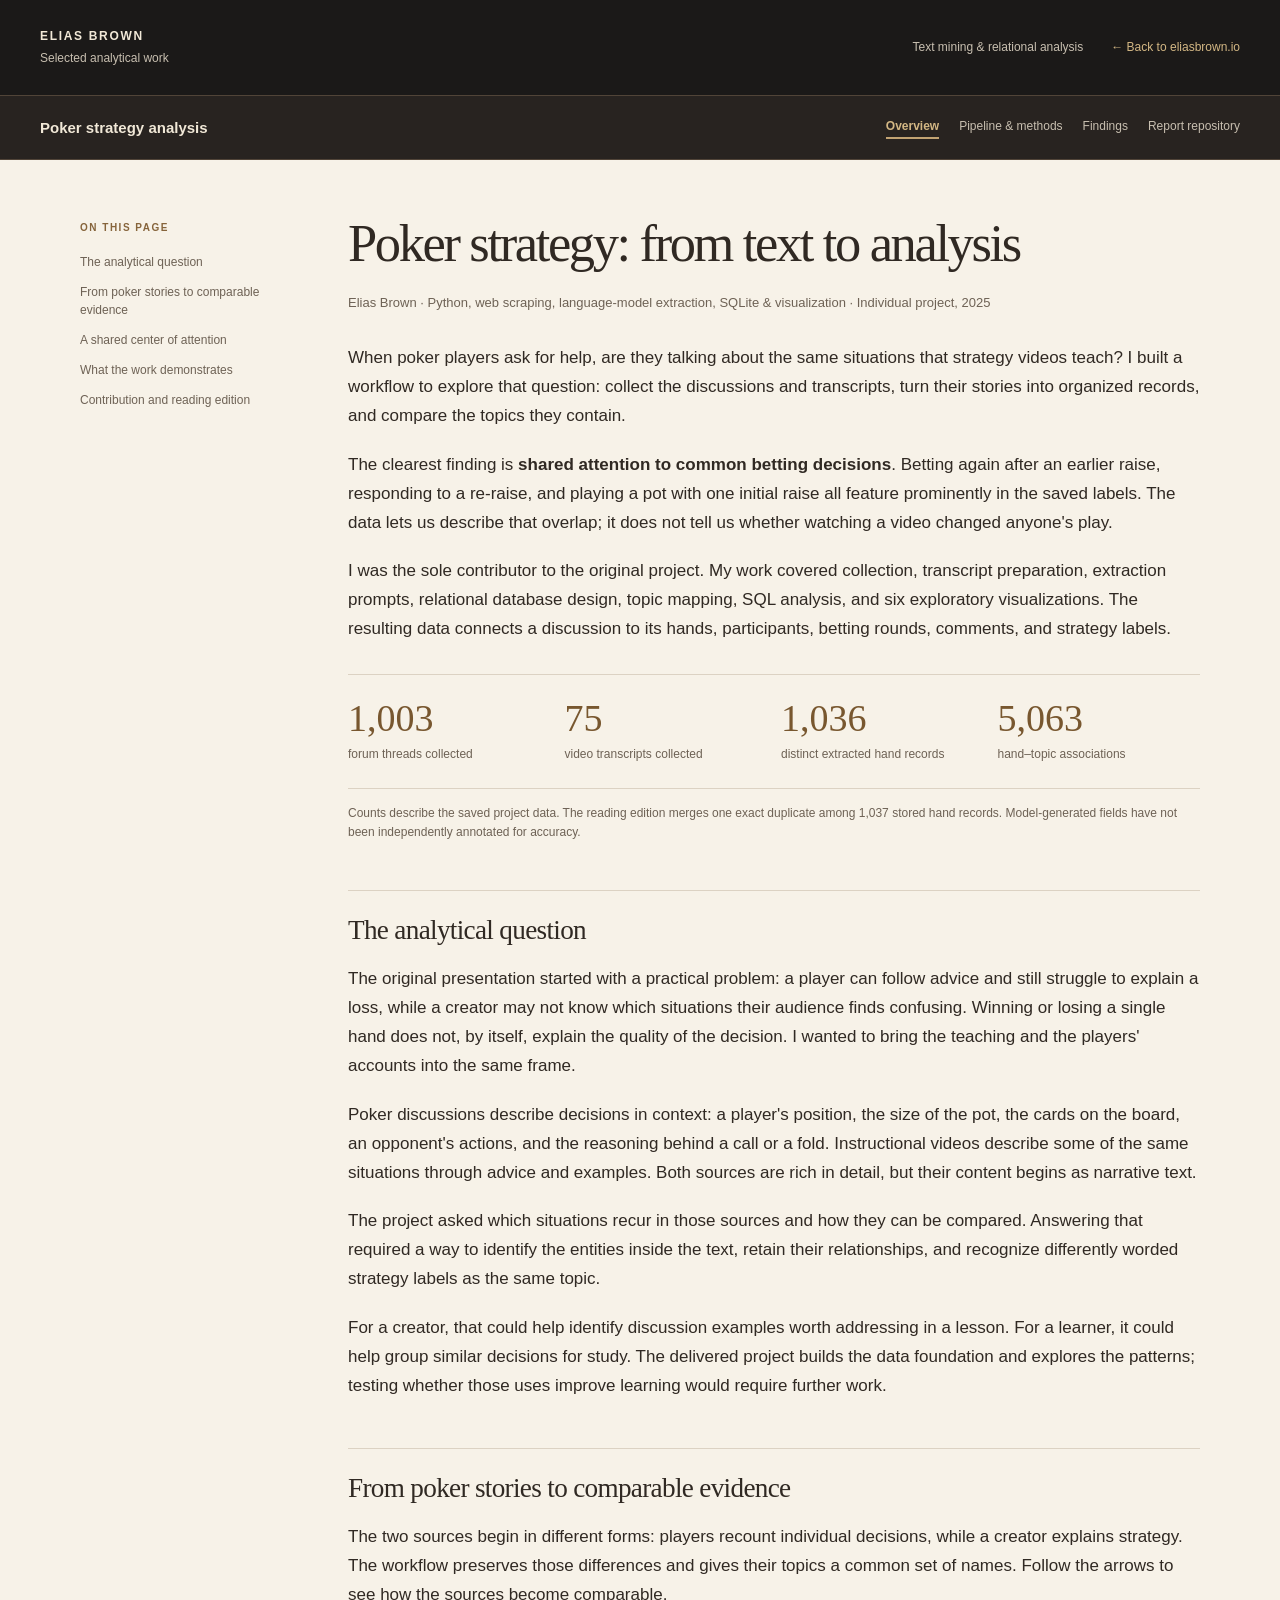
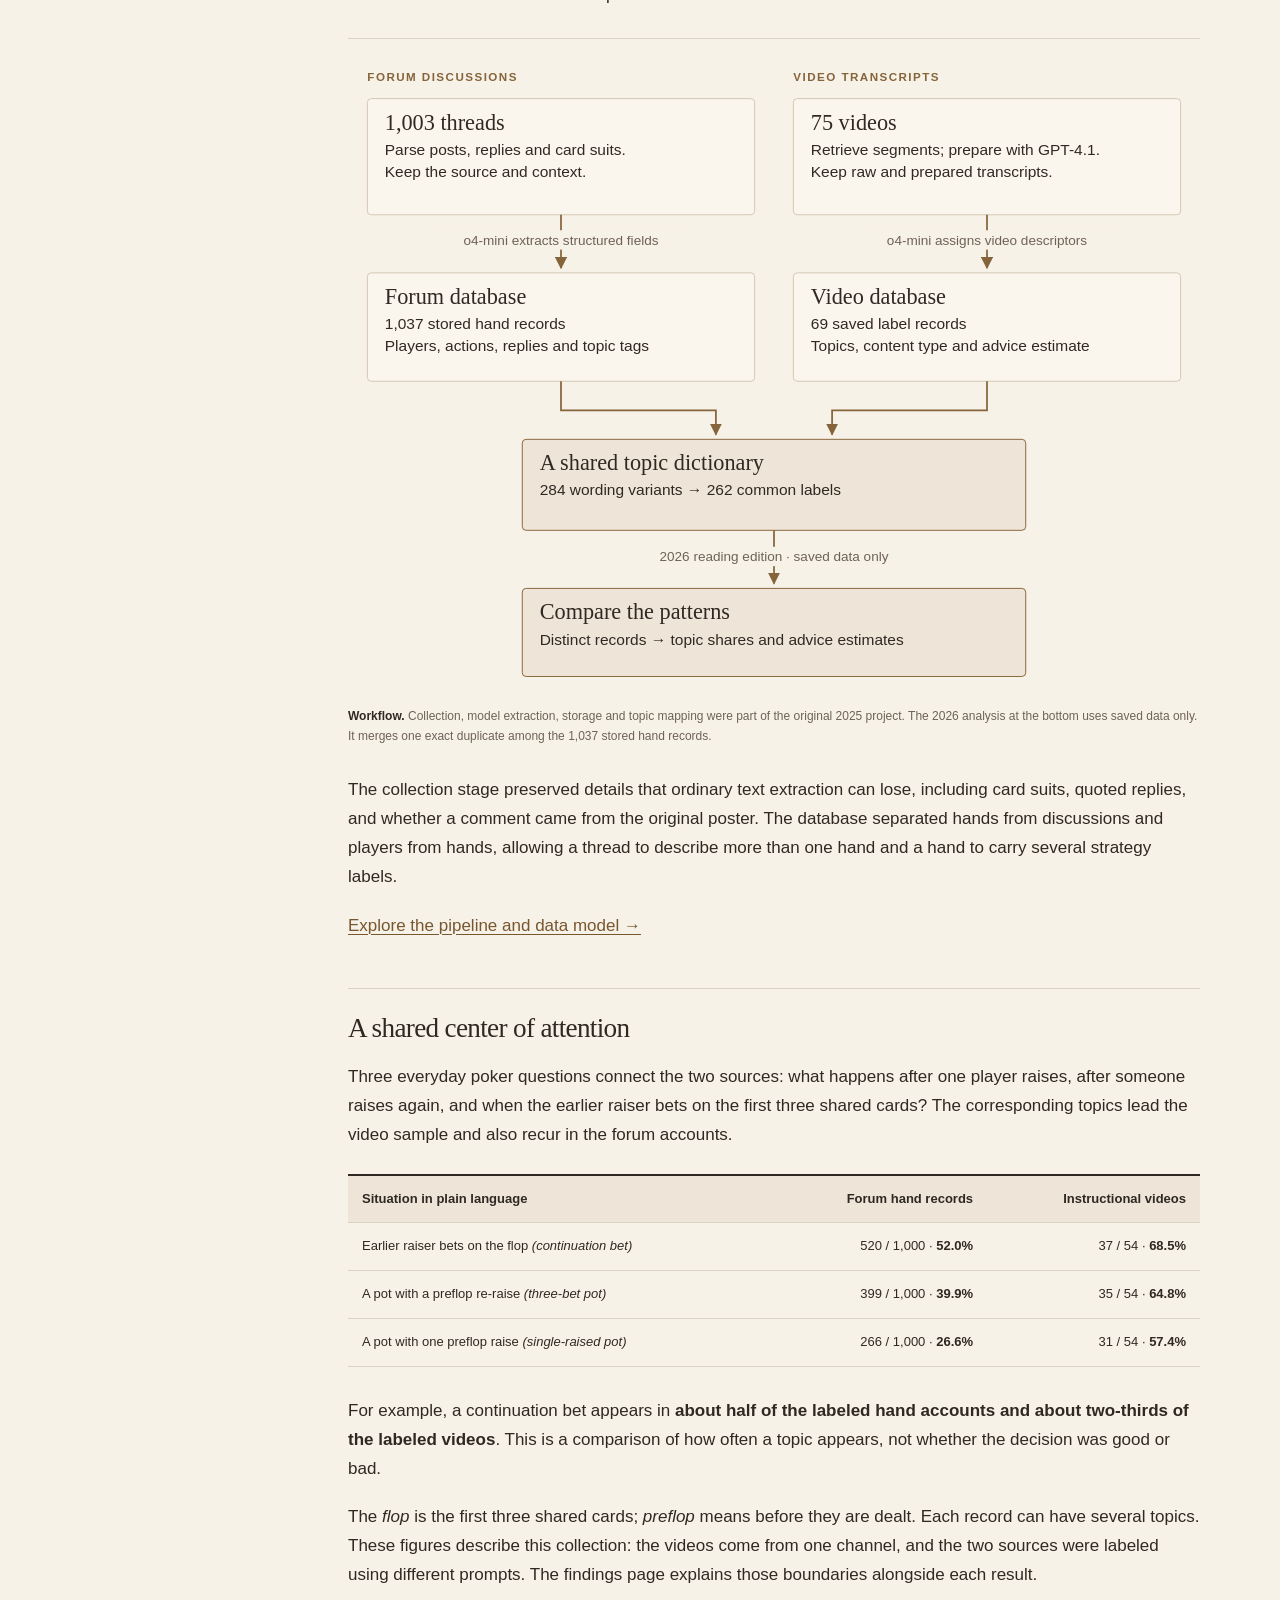
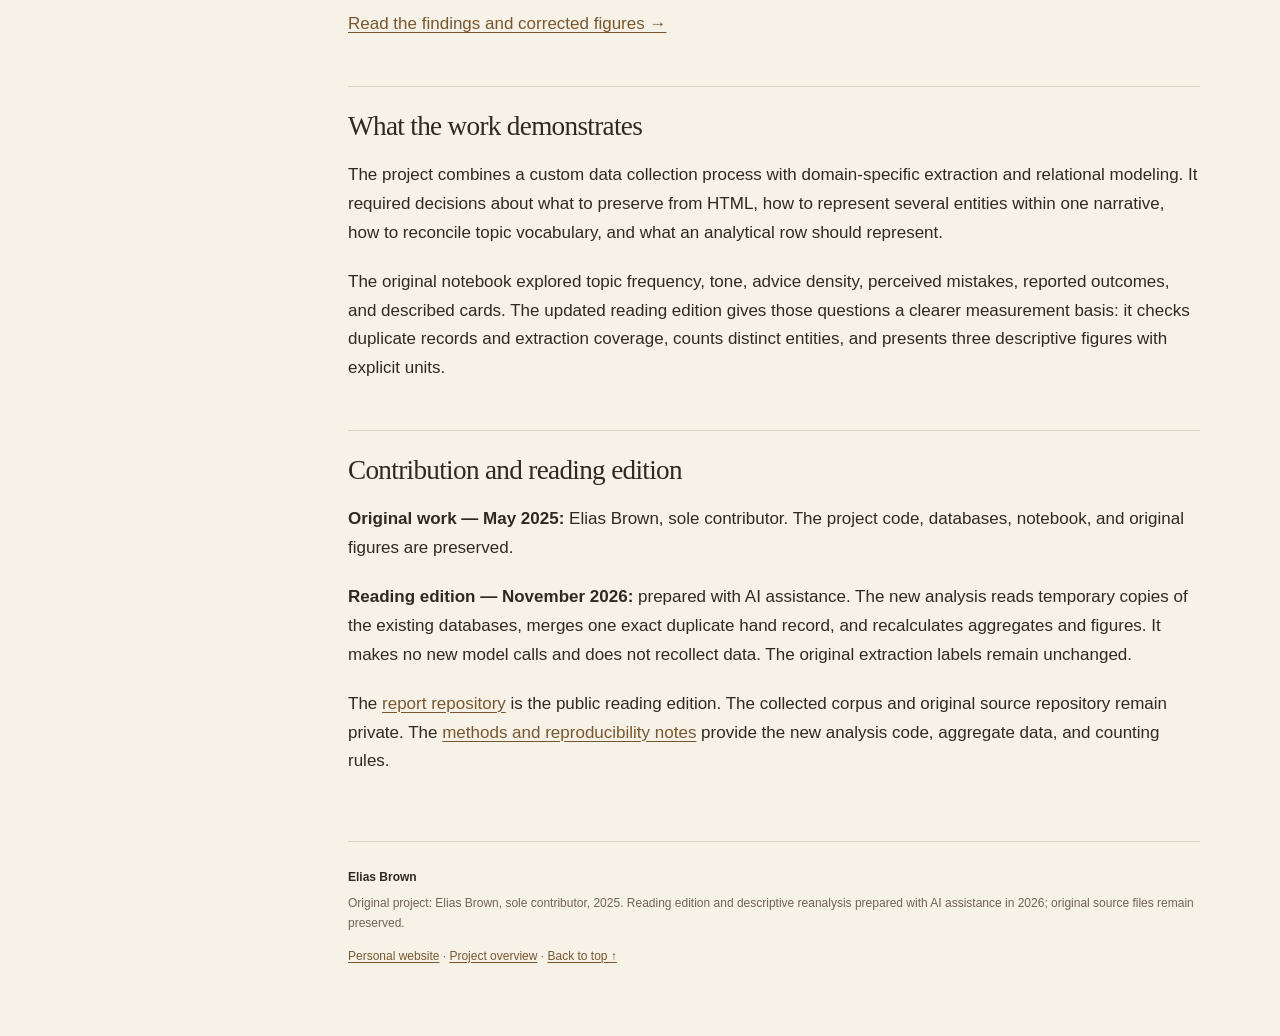
<file: index.html>
<!doctype html>
<html lang="en"><head><meta charset="utf-8"><meta name="viewport" content="width=device-width,initial-scale=1">
<title>Poker strategy: from text
to analysis · Elias Brown</title><meta name="description" content="An individual Python and SQLite project turns 1,003 poker discussions and 75 video transcripts into linked records, shared topics, and descriptive analysis.">
<link rel="stylesheet" href="report.8cef03dfacab.css"></head>
<body><a class="skip" href="#main">Skip to content</a>
<header class="masthead"><a class="identity" href="https://eliasbrown.io/">ELIAS BROWN <span>Selected analytical work</span></a><div class="masthead-links"><span class="discipline">Text mining &amp; relational analysis</span><a class="home-link" href="https://eliasbrown.io/">← Back to eliasbrown.io</a></div></header>
<div class="projectbar"><a class="projectname" href="index.html">Poker strategy analysis</a><nav class="site-nav" aria-label="Project"><a href="index.html" aria-current="page">Overview</a><a href="docs/METHODS.html">Pipeline &amp; methods</a><a href="docs/FINDINGS.html">Findings</a><a href="https://github.com/eliasbrown99/poker-text-analysis">Report repository</a></nav></div>
<script>
(() => {
  const bar = document.querySelector('.projectbar');
  const updateHeaderHeight = () => document.documentElement.style.setProperty(
    '--projectbar-height', bar.getBoundingClientRect().height + 'px'
  );
  updateHeaderHeight();
  if ('ResizeObserver' in window) new ResizeObserver(updateHeaderHeight).observe(bar);
  else window.addEventListener('resize', updateHeaderHeight);
})();
</script>
<div class="layout"><aside class="contents"><p class="eyebrow">ON THIS PAGE</p><nav aria-label="Sections"><a href="#the-analytical-question">The analytical question</a><a href="#from-poker-stories-to-comparable-evidence">From poker stories to
comparable evidence</a><a href="#a-shared-center-of-attention">A shared center of attention</a><a href="#what-the-work-demonstrates">What the work demonstrates</a><a href="#contribution-and-reading-edition">Contribution and reading
edition</a></nav></aside>
<main id="main"><article><h1 id="poker-strategy-from-text-to-analysis">Poker strategy: from text
to analysis</h1>
<p><strong>Elias Brown · Python, web scraping, language-model
extraction, SQLite &amp; visualization · Individual project,
2025</strong></p>
<p>When poker players ask for help, are they talking about the same
situations that strategy videos teach? I built a workflow to explore
that question: collect the discussions and transcripts, turn their
stories into organized records, and compare the topics they contain.</p>
<p>The clearest finding is <strong>shared attention to common betting
decisions</strong>. Betting again after an earlier raise, responding to
a re-raise, and playing a pot with one initial raise all feature
prominently in the saved labels. The data lets us describe that overlap;
it does not tell us whether watching a video changed anyone's play.</p>
<p>I was the sole contributor to the original project. My work covered
collection, transcript preparation, extraction prompts, relational
database design, topic mapping, SQL analysis, and six exploratory
visualizations. The resulting data connects a discussion to its hands,
participants, betting rounds, comments, and strategy labels.</p>
<div class="stat-grid" aria-label="Project scale"><div><strong>1,003</strong><span>forum threads collected</span></div><div><strong>75</strong><span>video transcripts collected</span></div><div><strong>1,036</strong><span>distinct extracted hand records</span></div><div><strong>5,063</strong><span>hand–topic associations</span></div></div>

<p class="fine-print">Counts describe the saved project data. The reading edition merges one exact duplicate among 1,037 stored hand records. Model-generated fields have not been independently annotated for accuracy.</p>

<h2 id="the-analytical-question">The analytical question</h2>
<p>The original presentation started with a practical problem: a player
can follow advice and still struggle to explain a loss, while a creator
may not know which situations their audience finds confusing. Winning or
losing a single hand does not, by itself, explain the quality of the
decision. I wanted to bring the teaching and the players' accounts into
the same frame.</p>
<p>Poker discussions describe decisions in context: a player's position,
the size of the pot, the cards on the board, an opponent's actions, and
the reasoning behind a call or a fold. Instructional videos describe
some of the same situations through advice and examples. Both sources
are rich in detail, but their content begins as narrative text.</p>
<p>The project asked which situations recur in those sources and how
they can be compared. Answering that required a way to identify the
entities inside the text, retain their relationships, and recognize
differently worded strategy labels as the same topic.</p>
<p>For a creator, that could help identify discussion examples worth
addressing in a lesson. For a learner, it could help group similar
decisions for study. The delivered project builds the data foundation
and explores the patterns; testing whether those uses improve learning
would require further work.</p>
<h2 id="from-poker-stories-to-comparable-evidence">From poker stories to
comparable evidence</h2>
<p>The two sources begin in different forms: players recount individual
decisions, while a creator explains strategy. The workflow preserves
those differences and gives their topics a common set of names. Follow
the arrows to see how the sources become comparable.</p>
<figure class="analysis-figure diagram-figure"><img class="chart-wide" src="_source/figures/project-pipeline.svg" alt="Two parallel paths: 1,003 forum discussions become hand records, while transcripts from 75 videos become video descriptors. Language models extract fields; separate SQLite databases preserve the results. A shared topic dictionary connects the labels for the revised analysis."><img class="chart-mobile" src="_source/figures/project-pipeline-mobile.svg" alt="Forum discussions and video transcripts follow separate preparation and extraction paths, then meet at a shared topic dictionary. The reading edition counts distinct records and draws comparisons from the saved data."><figcaption><strong>Workflow.</strong> Collection, model extraction, storage and topic mapping were part of the original 2025 project. The 2026 analysis at the bottom uses saved data only. It merges one exact duplicate among the 1,037 stored hand records.</figcaption></figure>

<p>The collection stage preserved details that ordinary text extraction
can lose, including card suits, quoted replies, and whether a comment
came from the original poster. The database separated hands from
discussions and players from hands, allowing a thread to describe more
than one hand and a hand to carry several strategy labels.</p>
<p><a href="docs/METHODS.html">Explore the pipeline and data model
→</a></p>
<h2 id="a-shared-center-of-attention">A shared center of attention</h2>
<p>Three everyday poker questions connect the two sources: what happens
after one player raises, after someone raises again, and when the
earlier raiser bets on the first three shared cards? The corresponding
topics lead the video sample and also recur in the forum accounts.</p>
<div class="table-wrap" role="region" aria-label="Data table" tabindex="0"><table>
<thead>
<tr>
<th>Situation in plain language</th>
<th style="text-align: right;">Forum hand records</th>
<th style="text-align: right;">Instructional videos</th>
</tr>
</thead>
<tbody>
<tr>
<td>Earlier raiser bets on the flop <em>(continuation bet)</em></td>
<td style="text-align: right;">520 / 1,000 · <strong>52.0%</strong></td>
<td style="text-align: right;">37 / 54 · <strong>68.5%</strong></td>
</tr>
<tr>
<td>A pot with a preflop re-raise <em>(three-bet pot)</em></td>
<td style="text-align: right;">399 / 1,000 · <strong>39.9%</strong></td>
<td style="text-align: right;">35 / 54 · <strong>64.8%</strong></td>
</tr>
<tr>
<td>A pot with one preflop raise <em>(single-raised pot)</em></td>
<td style="text-align: right;">266 / 1,000 · <strong>26.6%</strong></td>
<td style="text-align: right;">31 / 54 · <strong>57.4%</strong></td>
</tr>
</tbody>
</table></div>
<p>For example, a continuation bet appears in <strong>about half of the
labeled hand accounts and about two-thirds of the labeled
videos</strong>. This is a comparison of how often a topic appears, not
whether the decision was good or bad.</p>
<p>The <em>flop</em> is the first three shared cards; <em>preflop</em>
means before they are dealt. Each record can have several topics. These
figures describe this collection: the videos come from one channel, and
the two sources were labeled using different prompts. The findings page
explains those boundaries alongside each result.</p>
<p><a href="docs/FINDINGS.html">Read the findings and corrected figures
→</a></p>
<h2 id="what-the-work-demonstrates">What the work demonstrates</h2>
<p>The project combines a custom data collection process with
domain-specific extraction and relational modeling. It required
decisions about what to preserve from HTML, how to represent several
entities within one narrative, how to reconcile topic vocabulary, and
what an analytical row should represent.</p>
<p>The original notebook explored topic frequency, tone, advice density,
perceived mistakes, reported outcomes, and described cards. The updated
reading edition gives those questions a clearer measurement basis: it
checks duplicate records and extraction coverage, counts distinct
entities, and presents three descriptive figures with explicit
units.</p>
<h2 id="contribution-and-reading-edition">Contribution and reading
edition</h2>
<p><strong>Original work — May 2025:</strong> Elias Brown, sole
contributor. The project code, databases, notebook, and original figures
are preserved.</p>
<p><strong>Reading edition — November 2026:</strong> prepared with AI
assistance. The new analysis reads temporary copies of the existing
databases, merges one exact duplicate hand record, and recalculates
aggregates and figures. It makes no new model calls and does not
recollect data. The original extraction labels remain unchanged.</p>
<p>The <a
href="https://github.com/eliasbrown99/poker-text-analysis">report
repository</a> is the public reading edition. The collected corpus and
original source repository remain private. The <a
href="docs/METHODS.html#reproduce-the-reading-edition">methods and
reproducibility notes</a> provide the new analysis code, aggregate data,
and counting rules.</p>
</article><footer><strong>Elias Brown</strong><p>Original project: Elias Brown, sole contributor, 2025. Reading edition and descriptive reanalysis prepared with AI assistance in 2026; original source files remain preserved.</p><a href="https://eliasbrown.io/">Personal website</a> · <a href="index.html">Project overview</a> · <a href="#main">Back to top ↑</a></footer></main></div></body></html>
</file>
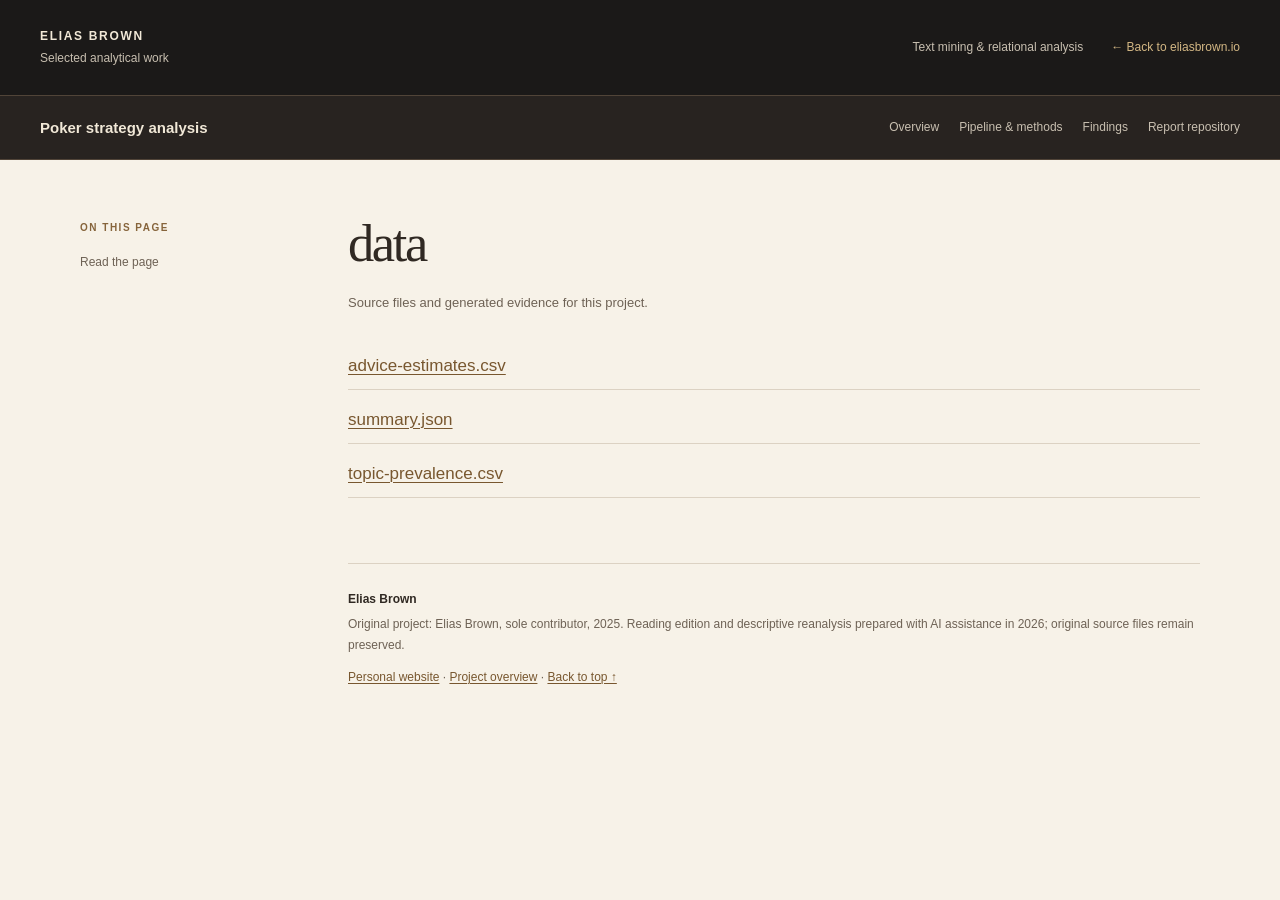
<file: _source/data/index.html>
<!doctype html>
<html lang="en"><head><meta charset="utf-8"><meta name="viewport" content="width=device-width,initial-scale=1">
<title>data · Elias Brown</title><meta name="description" content="An individual Python and SQLite project turns 1,003 poker discussions and 75 video transcripts into linked records, shared topics, and descriptive analysis.">
<link rel="stylesheet" href="../../report.8cef03dfacab.css"></head>
<body><a class="skip" href="#main">Skip to content</a>
<header class="masthead"><a class="identity" href="https://eliasbrown.io/">ELIAS BROWN <span>Selected analytical work</span></a><div class="masthead-links"><span class="discipline">Text mining &amp; relational analysis</span><a class="home-link" href="https://eliasbrown.io/">← Back to eliasbrown.io</a></div></header>
<div class="projectbar"><a class="projectname" href="../../index.html">Poker strategy analysis</a><nav class="site-nav" aria-label="Project"><a href="../../index.html">Overview</a><a href="../../docs/METHODS.html">Pipeline &amp; methods</a><a href="../../docs/FINDINGS.html">Findings</a><a href="https://github.com/eliasbrown99/poker-text-analysis">Report repository</a></nav></div>
<script>
(() => {
  const bar = document.querySelector('.projectbar');
  const updateHeaderHeight = () => document.documentElement.style.setProperty(
    '--projectbar-height', bar.getBoundingClientRect().height + 'px'
  );
  updateHeaderHeight();
  if ('ResizeObserver' in window) new ResizeObserver(updateHeaderHeight).observe(bar);
  else window.addEventListener('resize', updateHeaderHeight);
})();
</script>
<div class="layout"><aside class="contents"><p class="eyebrow">ON THIS PAGE</p><nav aria-label="Sections"><a href="#main">Read the page</a></nav></aside>
<main id="main"><article><h1>data</h1><p>Source files and generated evidence for this project.</p><ul class="file-list"><li><a href="advice-estimates.csv">advice-estimates.csv</a></li><li><a href="summary.json">summary.json</a></li><li><a href="topic-prevalence.csv">topic-prevalence.csv</a></li></ul></article><footer><strong>Elias Brown</strong><p>Original project: Elias Brown, sole contributor, 2025. Reading edition and descriptive reanalysis prepared with AI assistance in 2026; original source files remain preserved.</p><a href="https://eliasbrown.io/">Personal website</a> · <a href="../../index.html">Project overview</a> · <a href="#main">Back to top ↑</a></footer></main></div></body></html>
</file>
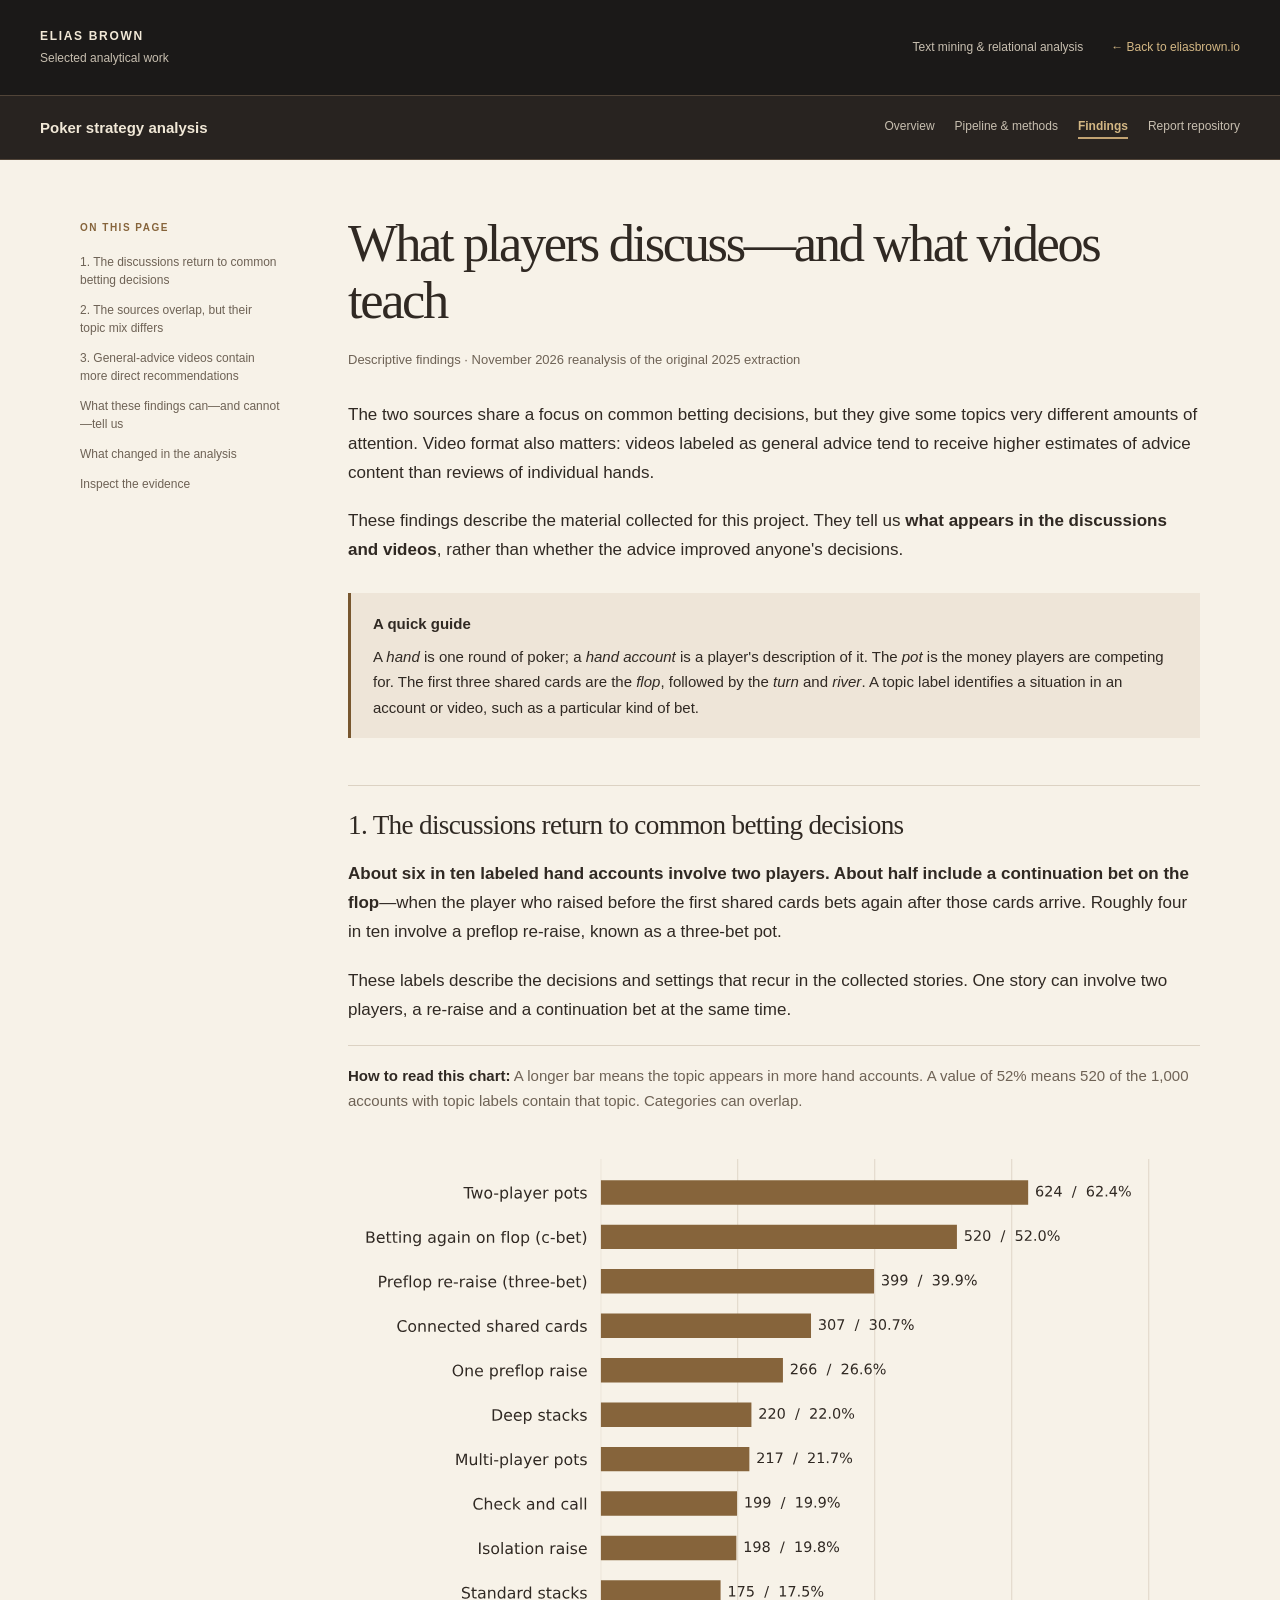
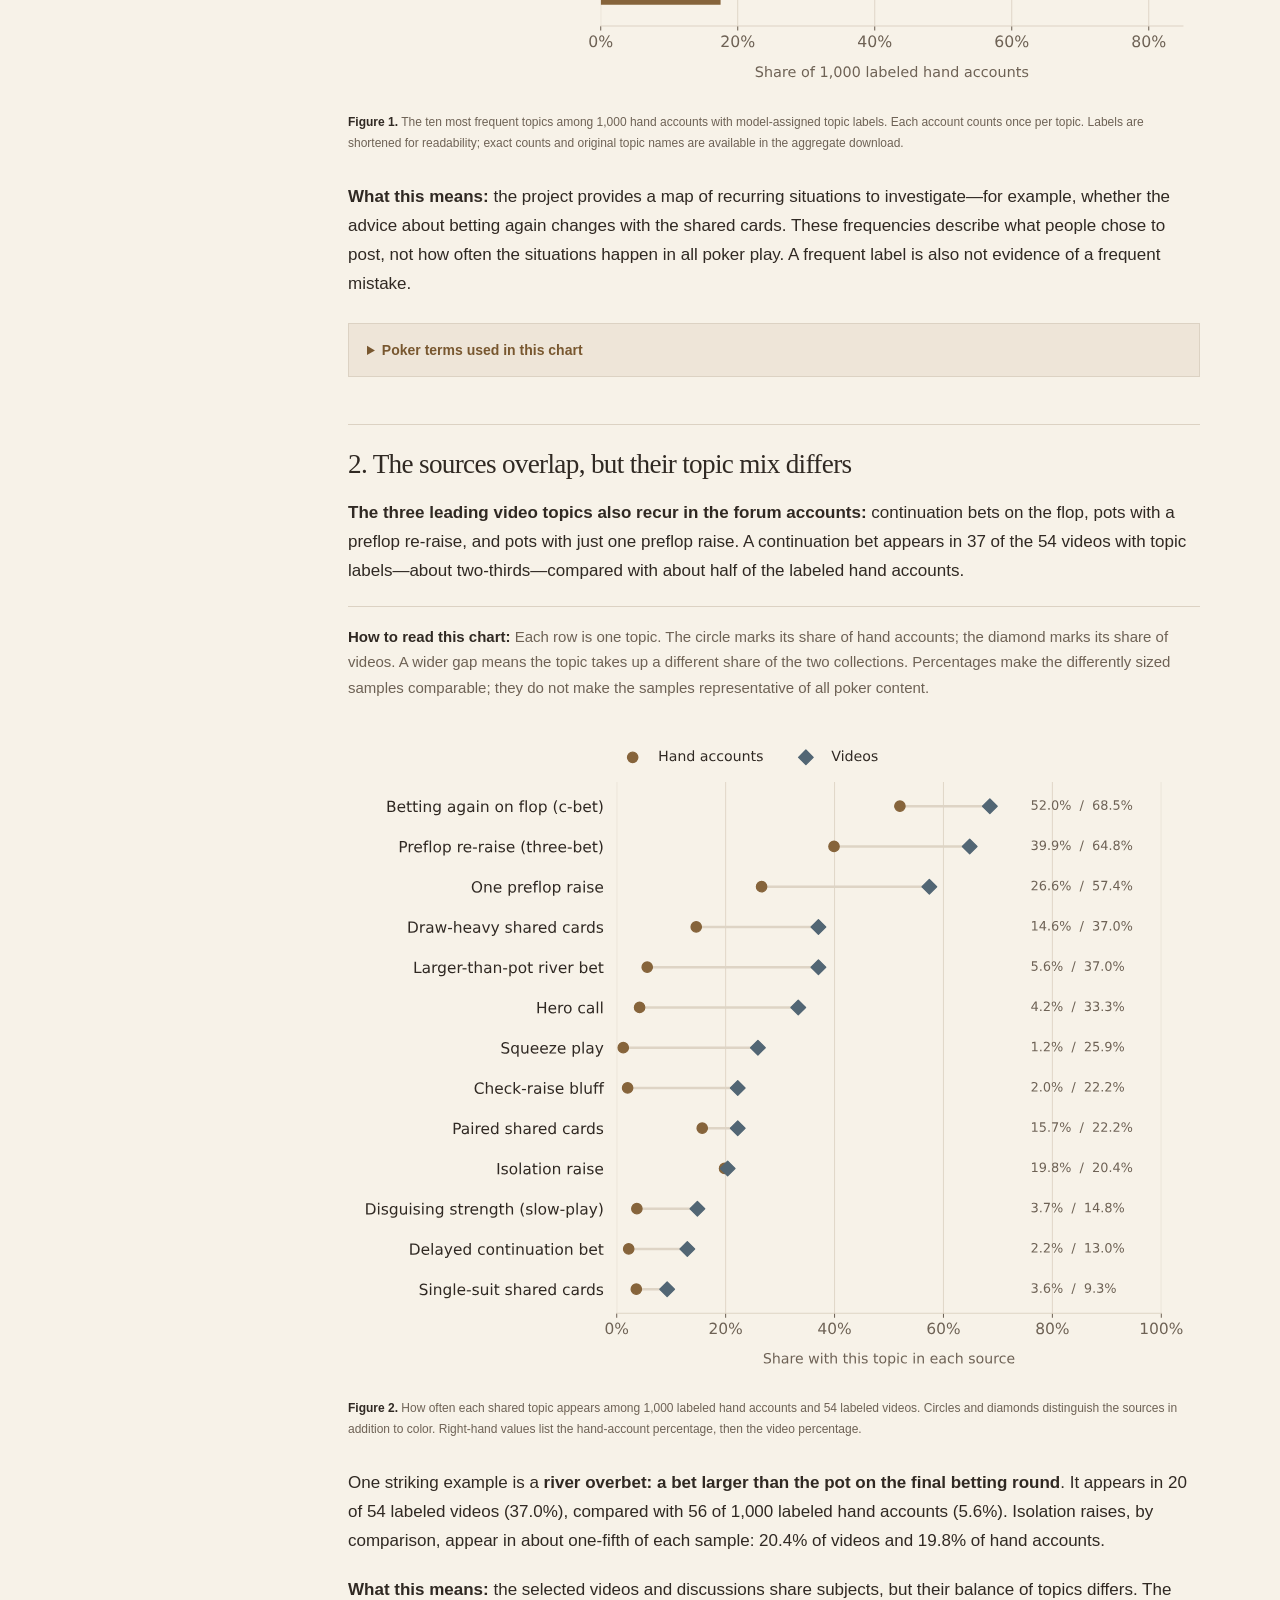
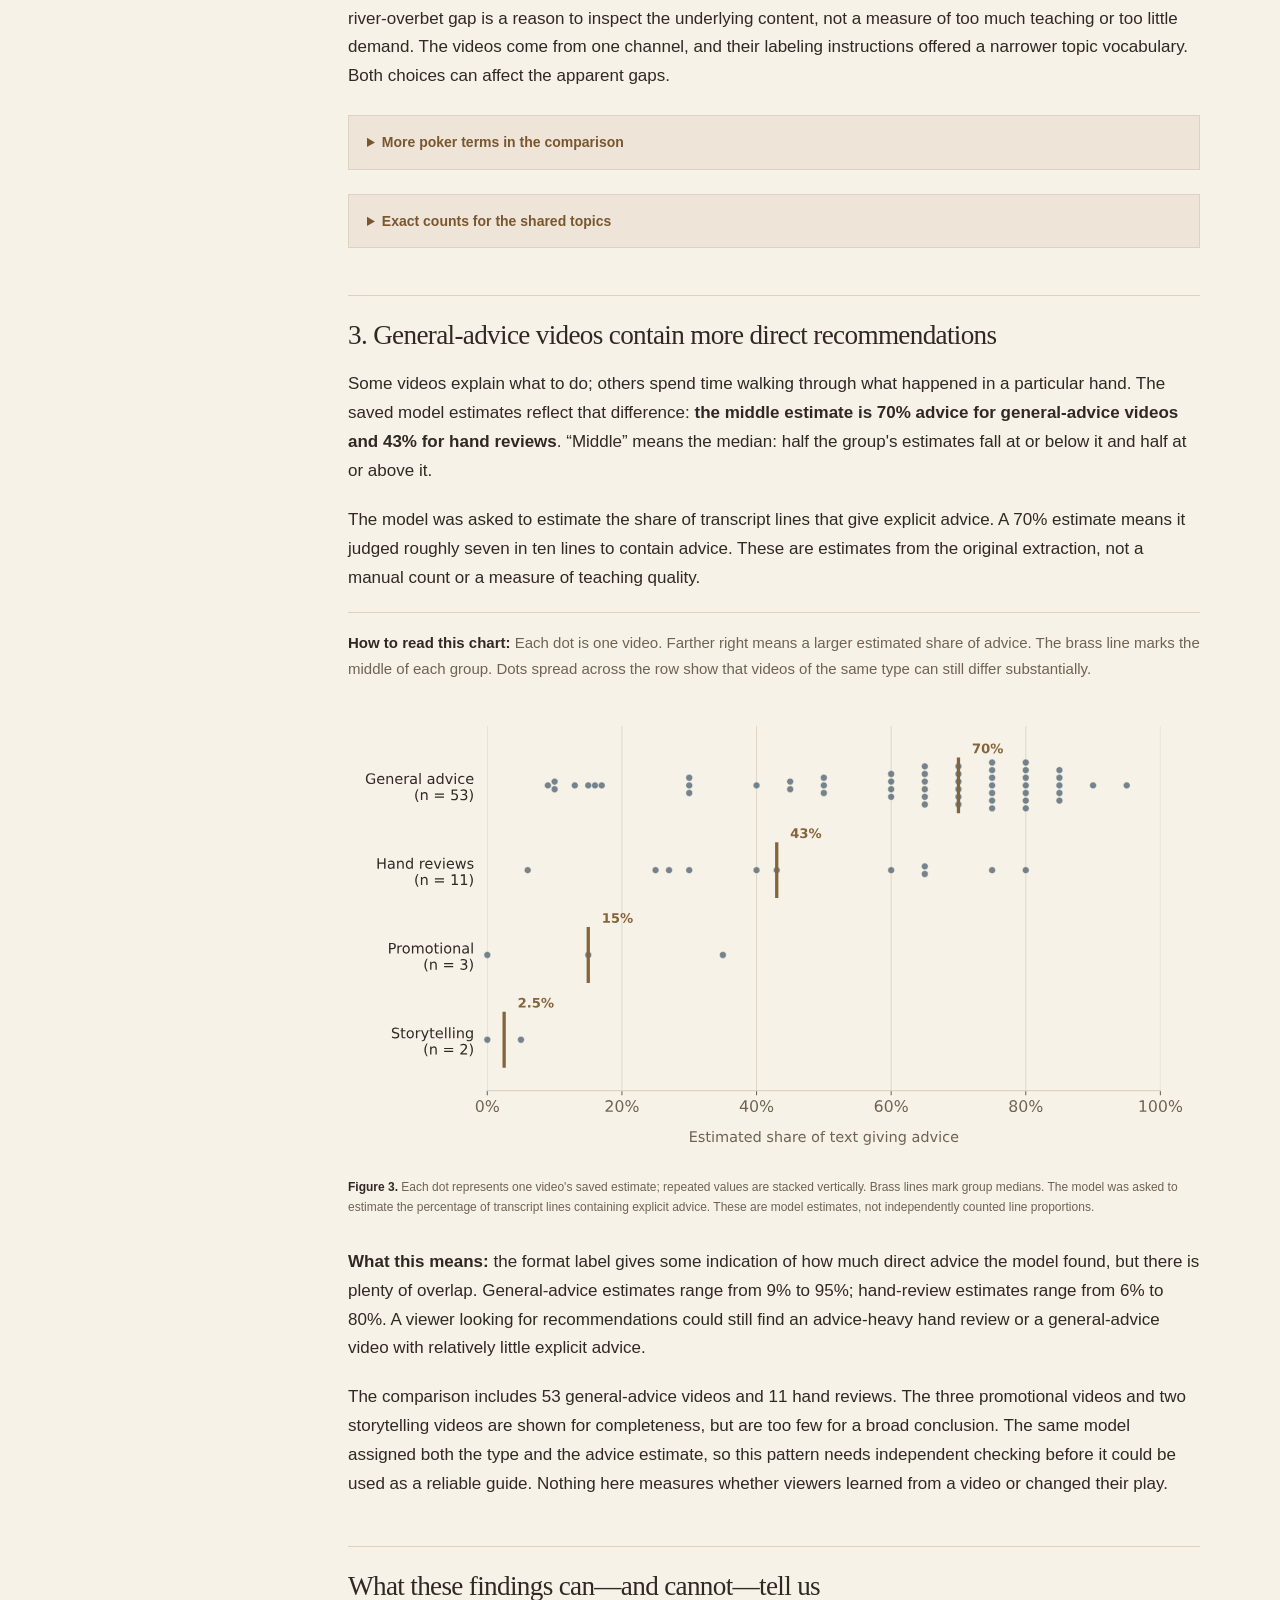
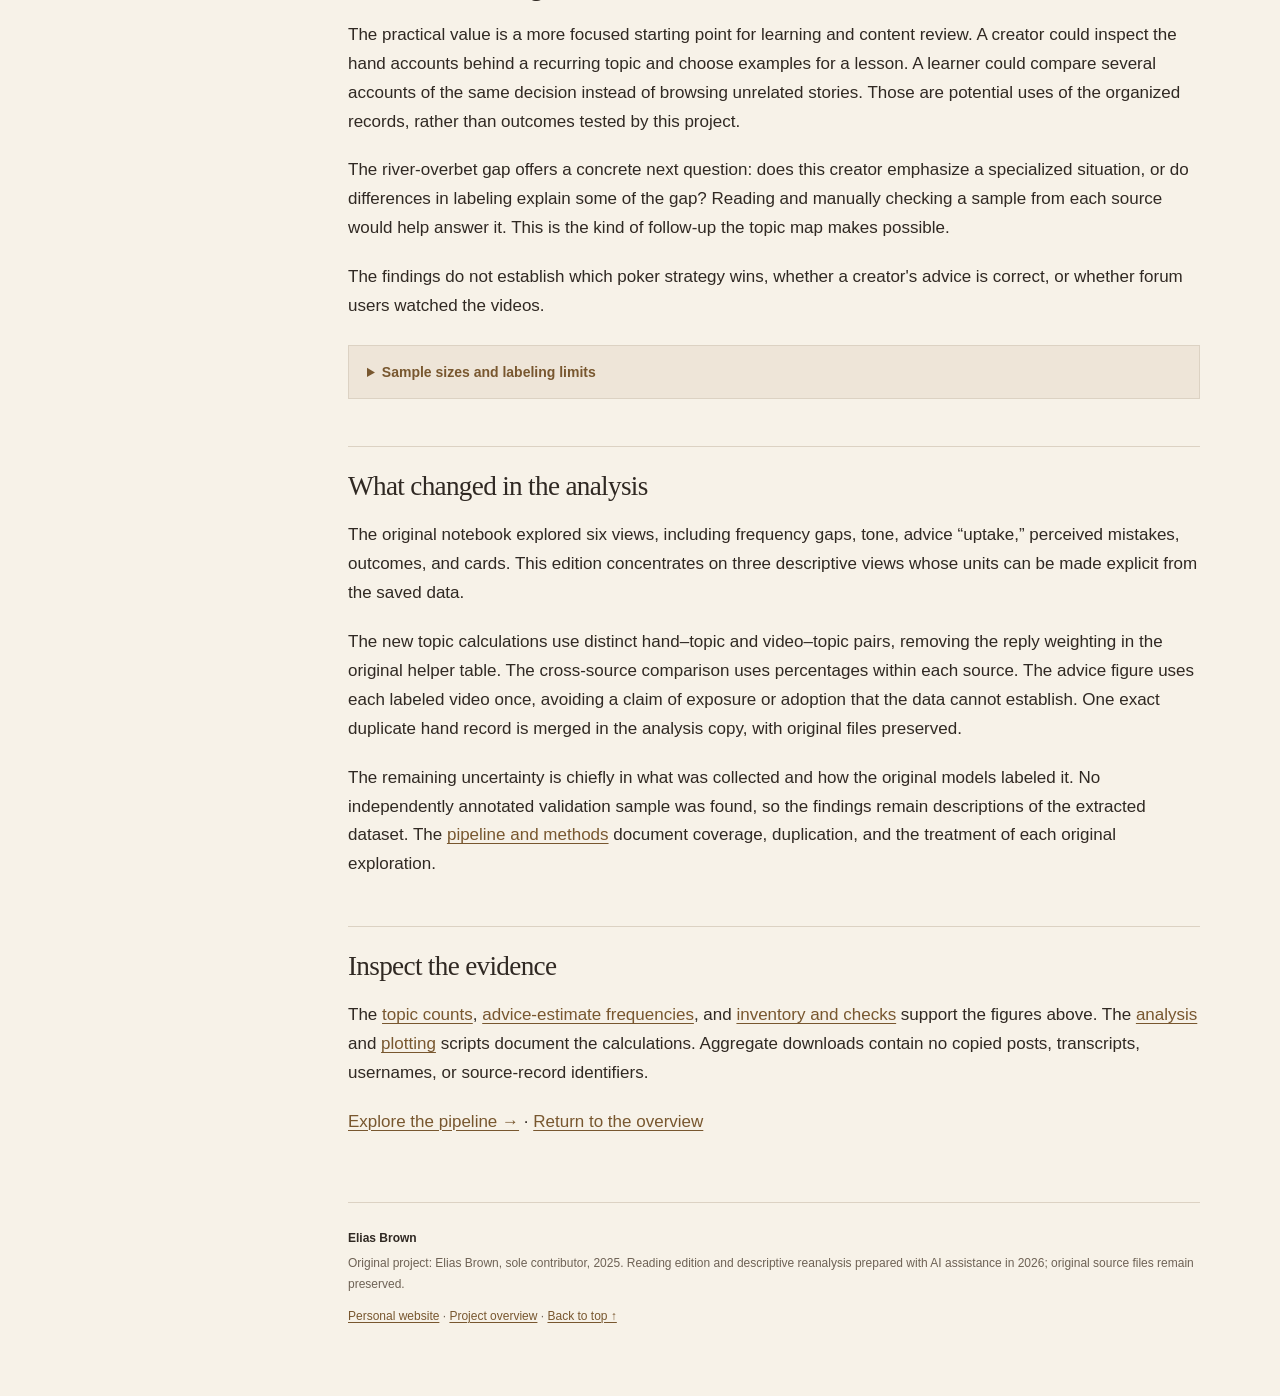
<file: docs/FINDINGS.html>
<!doctype html>
<html lang="en"><head><meta charset="utf-8"><meta name="viewport" content="width=device-width,initial-scale=1">
<title>What players
discuss—and what videos teach · Elias Brown</title><meta name="description" content="An individual Python and SQLite project turns 1,003 poker discussions and 75 video transcripts into linked records, shared topics, and descriptive analysis.">
<link rel="stylesheet" href="../report.8cef03dfacab.css"></head>
<body><a class="skip" href="#main">Skip to content</a>
<header class="masthead"><a class="identity" href="https://eliasbrown.io/">ELIAS BROWN <span>Selected analytical work</span></a><div class="masthead-links"><span class="discipline">Text mining &amp; relational analysis</span><a class="home-link" href="https://eliasbrown.io/">← Back to eliasbrown.io</a></div></header>
<div class="projectbar"><a class="projectname" href="../index.html">Poker strategy analysis</a><nav class="site-nav" aria-label="Project"><a href="../index.html">Overview</a><a href="METHODS.html">Pipeline &amp; methods</a><a href="FINDINGS.html" aria-current="page">Findings</a><a href="https://github.com/eliasbrown99/poker-text-analysis">Report repository</a></nav></div>
<script>
(() => {
  const bar = document.querySelector('.projectbar');
  const updateHeaderHeight = () => document.documentElement.style.setProperty(
    '--projectbar-height', bar.getBoundingClientRect().height + 'px'
  );
  updateHeaderHeight();
  if ('ResizeObserver' in window) new ResizeObserver(updateHeaderHeight).observe(bar);
  else window.addEventListener('resize', updateHeaderHeight);
})();
</script>
<div class="layout"><aside class="contents"><p class="eyebrow">ON THIS PAGE</p><nav aria-label="Sections"><a href="#1-the-discussions-return-to-common-betting-decisions">1. The
discussions return to common betting decisions</a><a href="#2-the-sources-overlap-but-their-topic-mix-differs">2. The
sources overlap, but their topic mix differs</a><a href="#3-general-advice-videos-contain-more-direct-recommendations">3.
General-advice videos contain more direct recommendations</a><a href="#what-these-findings-canand-cannottell-us">What these findings
can—and cannot—tell us</a><a href="#what-changed-in-the-analysis">What changed in the analysis</a><a href="#inspect-the-evidence">Inspect the evidence</a></nav></aside>
<main id="main"><article><h1 id="what-players-discussand-what-videos-teach">What players
discuss—and what videos teach</h1>
<p><strong>Descriptive findings · November 2026 reanalysis of the
original 2025 extraction</strong></p>
<p>The two sources share a focus on common betting decisions, but they
give some topics very different amounts of attention. Video format also
matters: videos labeled as general advice tend to receive higher
estimates of advice content than reviews of individual hands.</p>
<p>These findings describe the material collected for this project. They
tell us <strong>what appears in the discussions and videos</strong>,
rather than whether the advice improved anyone's decisions.</p>
<div class="reader-note"><strong>A quick guide</strong><p>A <em>hand</em> is one round of poker; a <em>hand account</em> is a player's description of it. The <em>pot</em> is the money players are competing for. The first three shared cards are the <em>flop</em>, followed by the <em>turn</em> and <em>river</em>. A topic label identifies a situation in an account or video, such as a particular kind of bet.</p></div>

<h2 id="1-the-discussions-return-to-common-betting-decisions">1. The
discussions return to common betting decisions</h2>
<p><strong>About six in ten labeled hand accounts involve two players.
About half include a continuation bet on the flop</strong>—when the
player who raised before the first shared cards bets again after those
cards arrive. Roughly four in ten involve a preflop re-raise, known as a
three-bet pot.</p>
<p>These labels describe the decisions and settings that recur in the
collected stories. One story can involve two players, a re-raise and a
continuation bet at the same time.</p>
<p class="chart-guide"><strong>How to read this chart:</strong> A longer bar means the topic appears in more hand accounts. A value of 52% means 520 of the 1,000 accounts with topic labels contain that topic. Categories can overlap.</p>

<figure class="analysis-figure"><img class="chart-wide" src="../_source/figures/forum-topics.svg" alt="Ten most frequent forum topics. Two-player pots lead at 62.4 percent, continuation bets on the flop at 52.0 percent, and pots with a preflop re-raise at 39.9 percent. Counts use 1,000 labeled hand accounts."><img class="chart-mobile" src="../_source/figures/forum-topics-mobile.svg" alt="Ten most frequent forum topics, shown as horizontal bars. Two-player pots: 62.4 percent; continuation bets on the flop: 52.0 percent; pots with a preflop re-raise: 39.9 percent."><figcaption><strong>Figure 1.</strong> The ten most frequent topics among 1,000 hand accounts with model-assigned topic labels. Each account counts once per topic. Labels are shortened for readability; exact counts and original topic names are available in the aggregate download.</figcaption></figure>

<p><strong>What this means:</strong> the project provides a map of
recurring situations to investigate—for example, whether the advice
about betting again changes with the shared cards. These frequencies
describe what people chose to post, not how often the situations happen
in all poker play. A frequent label is also not evidence of a frequent
mistake.</p>
<details class="method-note"><summary>Poker terms used in this chart</summary><p><strong>Connected shared cards</strong> are close in rank, making a possible straight relevant. <strong>Deep stacks</strong> mean players have a large amount left to bet relative to the blinds, the required starting bets. <strong>Check and call</strong> means passing the chance to bet, then matching an opponent's bet. An <strong>isolation raise</strong> aims to narrow the field, often to one opponent. “Standard stacks” is a saved model label; it is not a separately verified chip threshold.</p></details>

<h2 id="2-the-sources-overlap-but-their-topic-mix-differs">2. The
sources overlap, but their topic mix differs</h2>
<p><strong>The three leading video topics also recur in the forum
accounts:</strong> continuation bets on the flop, pots with a preflop
re-raise, and pots with just one preflop raise. A continuation bet
appears in 37 of the 54 videos with topic labels—about
two-thirds—compared with about half of the labeled hand accounts.</p>
<p class="chart-guide"><strong>How to read this chart:</strong> Each row is one topic. The circle marks its share of hand accounts; the diamond marks its share of videos. A wider gap means the topic takes up a different share of the two collections. Percentages make the differently sized samples comparable; they do not make the samples representative of all poker content.</p>

<figure class="analysis-figure"><img class="chart-wide" src="../_source/figures/shared-topics.svg" alt="Comparison of all thirteen shared topics. Brass circles show percentages of 1,000 labeled hand accounts; slate diamonds show percentages of 54 labeled videos. Continuation bets on the flop are 52.0 versus 68.5 percent; preflop re-raises 39.9 versus 64.8 percent; one preflop raise 26.6 versus 57.4 percent."><img class="chart-mobile" src="../_source/figures/shared-topics-mobile.svg" alt="Thirteen shared topics compared using separate totals for each source. Circles are hand accounts and diamonds are videos. Continuation bets on the flop, preflop re-raises, and pots with one preflop raise are the most frequent video topics."><figcaption><strong>Figure 2.</strong> How often each shared topic appears among 1,000 labeled hand accounts and 54 labeled videos. Circles and diamonds distinguish the sources in addition to color. Right-hand values list the hand-account percentage, then the video percentage.</figcaption></figure>

<p>One striking example is a <strong>river overbet: a bet larger than
the pot on the final betting round</strong>. It appears in 20 of 54
labeled videos (37.0%), compared with 56 of 1,000 labeled hand accounts
(5.6%). Isolation raises, by comparison, appear in about one-fifth of
each sample: 20.4% of videos and 19.8% of hand accounts.</p>
<p><strong>What this means:</strong> the selected videos and discussions
share subjects, but their balance of topics differs. The river-overbet
gap is a reason to inspect the underlying content, not a measure of too
much teaching or too little demand. The videos come from one channel,
and their labeling instructions offered a narrower topic vocabulary.
Both choices can affect the apparent gaps.</p>
<details class="method-note"><summary>More poker terms in the comparison</summary><p><strong>Draw-heavy cards</strong> offer several ways to complete a straight or flush. <strong>Paired shared cards</strong> include two cards of the same rank; <strong>single-suit cards</strong> share one suit. A <strong>hero call</strong> is a call with a relatively weak hand on the belief that the opponent is bluffing. A <strong>squeeze</strong> is a re-raise after a raise and one or more calls. A <strong>check-raise bluff</strong> passes, then raises an opponent's bet as a bluff. <strong>Slow-playing</strong> disguises a strong hand by playing it less aggressively. A <strong>delayed continuation bet</strong> waits until a later round to follow up the earlier raise.</p></details>

<details class="method-note"><summary>Exact counts for the shared topics</summary>

<div class="table-wrap" role="region" aria-label="Data table" tabindex="0"><table>
<thead>
<tr>
<th>Canonical topic</th>
<th style="text-align: right;">Hand records / 1,000</th>
<th style="text-align: right;">Videos / 54</th>
</tr>
</thead>
<tbody>
<tr>
<td>c-bet-flop</td>
<td style="text-align: right;">520</td>
<td style="text-align: right;">37</td>
</tr>
<tr>
<td>three-bet-pot</td>
<td style="text-align: right;">399</td>
<td style="text-align: right;">35</td>
</tr>
<tr>
<td>single-raised-pot</td>
<td style="text-align: right;">266</td>
<td style="text-align: right;">31</td>
</tr>
<tr>
<td>draw-heavy-board</td>
<td style="text-align: right;">146</td>
<td style="text-align: right;">20</td>
</tr>
<tr>
<td>overbet-river</td>
<td style="text-align: right;">56</td>
<td style="text-align: right;">20</td>
</tr>
<tr>
<td>hero-call</td>
<td style="text-align: right;">42</td>
<td style="text-align: right;">18</td>
</tr>
<tr>
<td>squeeze</td>
<td style="text-align: right;">12</td>
<td style="text-align: right;">14</td>
</tr>
<tr>
<td>check-raise-bluff</td>
<td style="text-align: right;">20</td>
<td style="text-align: right;">12</td>
</tr>
<tr>
<td>paired-board</td>
<td style="text-align: right;">157</td>
<td style="text-align: right;">12</td>
</tr>
<tr>
<td>iso-raise</td>
<td style="text-align: right;">198</td>
<td style="text-align: right;">11</td>
</tr>
<tr>
<td>trap-slowplay</td>
<td style="text-align: right;">37</td>
<td style="text-align: right;">8</td>
</tr>
<tr>
<td>delayed-c-bet</td>
<td style="text-align: right;">22</td>
<td style="text-align: right;">7</td>
</tr>
<tr>
<td>monotone-board</td>
<td style="text-align: right;">36</td>
<td style="text-align: right;">5</td>
</tr>
</tbody>
</table></div>
</details>

<h2 id="3-general-advice-videos-contain-more-direct-recommendations">3.
General-advice videos contain more direct recommendations</h2>
<p>Some videos explain what to do; others spend time walking through
what happened in a particular hand. The saved model estimates reflect
that difference: <strong>the middle estimate is 70% advice for
general-advice videos and 43% for hand reviews</strong>. “Middle” means
the median: half the group's estimates fall at or below it and half at
or above it.</p>
<p>The model was asked to estimate the share of transcript lines that
give explicit advice. A 70% estimate means it judged roughly seven in
ten lines to contain advice. These are estimates from the original
extraction, not a manual count or a measure of teaching quality.</p>
<p class="chart-guide"><strong>How to read this chart:</strong> Each dot is one video. Farther right means a larger estimated share of advice. The brass line marks the middle of each group. Dots spread across the row show that videos of the same type can still differ substantially.</p>

<figure class="analysis-figure"><img class="chart-wide" src="../_source/figures/advice-density.svg" alt="Distribution of model-estimated advice density by content type. General advice: 53 videos, median 70 percent. Hand reviews: 11 videos, median 43 percent. Promotional: 3 videos, median 15 percent. Storytelling: 2 videos, median 2.5 percent."><img class="chart-mobile" src="../_source/figures/advice-density-mobile.svg" alt="Advice-density estimates for all 69 labeled videos. The general-advice median is 70 percent and the hand-review median is 43 percent; promotional and storytelling groups have only three and two videos."><figcaption><strong>Figure 3.</strong> Each dot represents one video's saved estimate; repeated values are stacked vertically. Brass lines mark group medians. The model was asked to estimate the percentage of transcript lines containing explicit advice. These are model estimates, not independently counted line proportions.</figcaption></figure>

<p><strong>What this means:</strong> the format label gives some
indication of how much direct advice the model found, but there is
plenty of overlap. General-advice estimates range from 9% to 95%;
hand-review estimates range from 6% to 80%. A viewer looking for
recommendations could still find an advice-heavy hand review or a
general-advice video with relatively little explicit advice.</p>
<p>The comparison includes 53 general-advice videos and 11 hand reviews.
The three promotional videos and two storytelling videos are shown for
completeness, but are too few for a broad conclusion. The same model
assigned both the type and the advice estimate, so this pattern needs
independent checking before it could be used as a reliable guide.
Nothing here measures whether viewers learned from a video or changed
their play.</p>
<h2 id="what-these-findings-canand-cannottell-us">What these findings
can—and cannot—tell us</h2>
<p>The practical value is a more focused starting point for learning and
content review. A creator could inspect the hand accounts behind a
recurring topic and choose examples for a lesson. A learner could
compare several accounts of the same decision instead of browsing
unrelated stories. Those are potential uses of the organized records,
rather than outcomes tested by this project.</p>
<p>The river-overbet gap offers a concrete next question: does this
creator emphasize a specialized situation, or do differences in labeling
explain some of the gap? Reading and manually checking a sample from
each source would help answer it. This is the kind of follow-up the
topic map makes possible.</p>
<p>The findings do not establish which poker strategy wins, whether a
creator's advice is correct, or whether forum users watched the
videos.</p>
<details class="method-note"><summary>Sample sizes and labeling limits</summary><p>The forum comparisons use <strong>1,000 hand records with topic tags</strong>, from a collection of 1,003 threads. The video comparisons use <strong>54 videos with topic tags</strong> from Live Poker Guide; the advice chart uses all <strong>69 videos with label records</strong>. Missing topic tags are excluded from the topic percentages, rather than treated as evidence that a topic is absent.</p><p>The forum labels span 262 common topic names. Video labels span 13, all shared with the forum. The video prompt supplied those 13 example topics, while the forum prompt allowed a wider vocabulary. These different instructions limit how far topic comparisons can be generalized. The model-generated labels have not been independently checked against human annotations.</p></details>

<h2 id="what-changed-in-the-analysis">What changed in the analysis</h2>
<p>The original notebook explored six views, including frequency gaps,
tone, advice “uptake,” perceived mistakes, outcomes, and cards. This
edition concentrates on three descriptive views whose units can be made
explicit from the saved data.</p>
<p>The new topic calculations use distinct hand–topic and video–topic
pairs, removing the reply weighting in the original helper table. The
cross-source comparison uses percentages within each source. The advice
figure uses each labeled video once, avoiding a claim of exposure or
adoption that the data cannot establish. One exact duplicate hand record
is merged in the analysis copy, with original files preserved.</p>
<p>The remaining uncertainty is chiefly in what was collected and how
the original models labeled it. No independently annotated validation
sample was found, so the findings remain descriptions of the extracted
dataset. The <a href="METHODS.html#check-coverage-and-counting">pipeline
and methods</a> document coverage, duplication, and the treatment of
each original exploration.</p>
<h2 id="inspect-the-evidence">Inspect the evidence</h2>
<p>The <a href="../_source/data/topic-prevalence.csv">topic counts</a>, <a
href="../_source/data/advice-estimates.csv">advice-estimate frequencies</a>, and
<a href="../_source/data/summary.json">inventory and checks</a> support the
figures above. The <a
href="../_source/scripts/analyze_saved_data.py">analysis</a> and <a
href="../_source/scripts/plot_report.py">plotting</a> scripts document the
calculations. Aggregate downloads contain no copied posts, transcripts,
usernames, or source-record identifiers.</p>
<p><a href="METHODS.html">Explore the pipeline →</a> · <a
href="../index.html">Return to the overview</a></p>
</article><footer><strong>Elias Brown</strong><p>Original project: Elias Brown, sole contributor, 2025. Reading edition and descriptive reanalysis prepared with AI assistance in 2026; original source files remain preserved.</p><a href="https://eliasbrown.io/">Personal website</a> · <a href="../index.html">Project overview</a> · <a href="#main">Back to top ↑</a></footer></main></div></body></html>
</file>
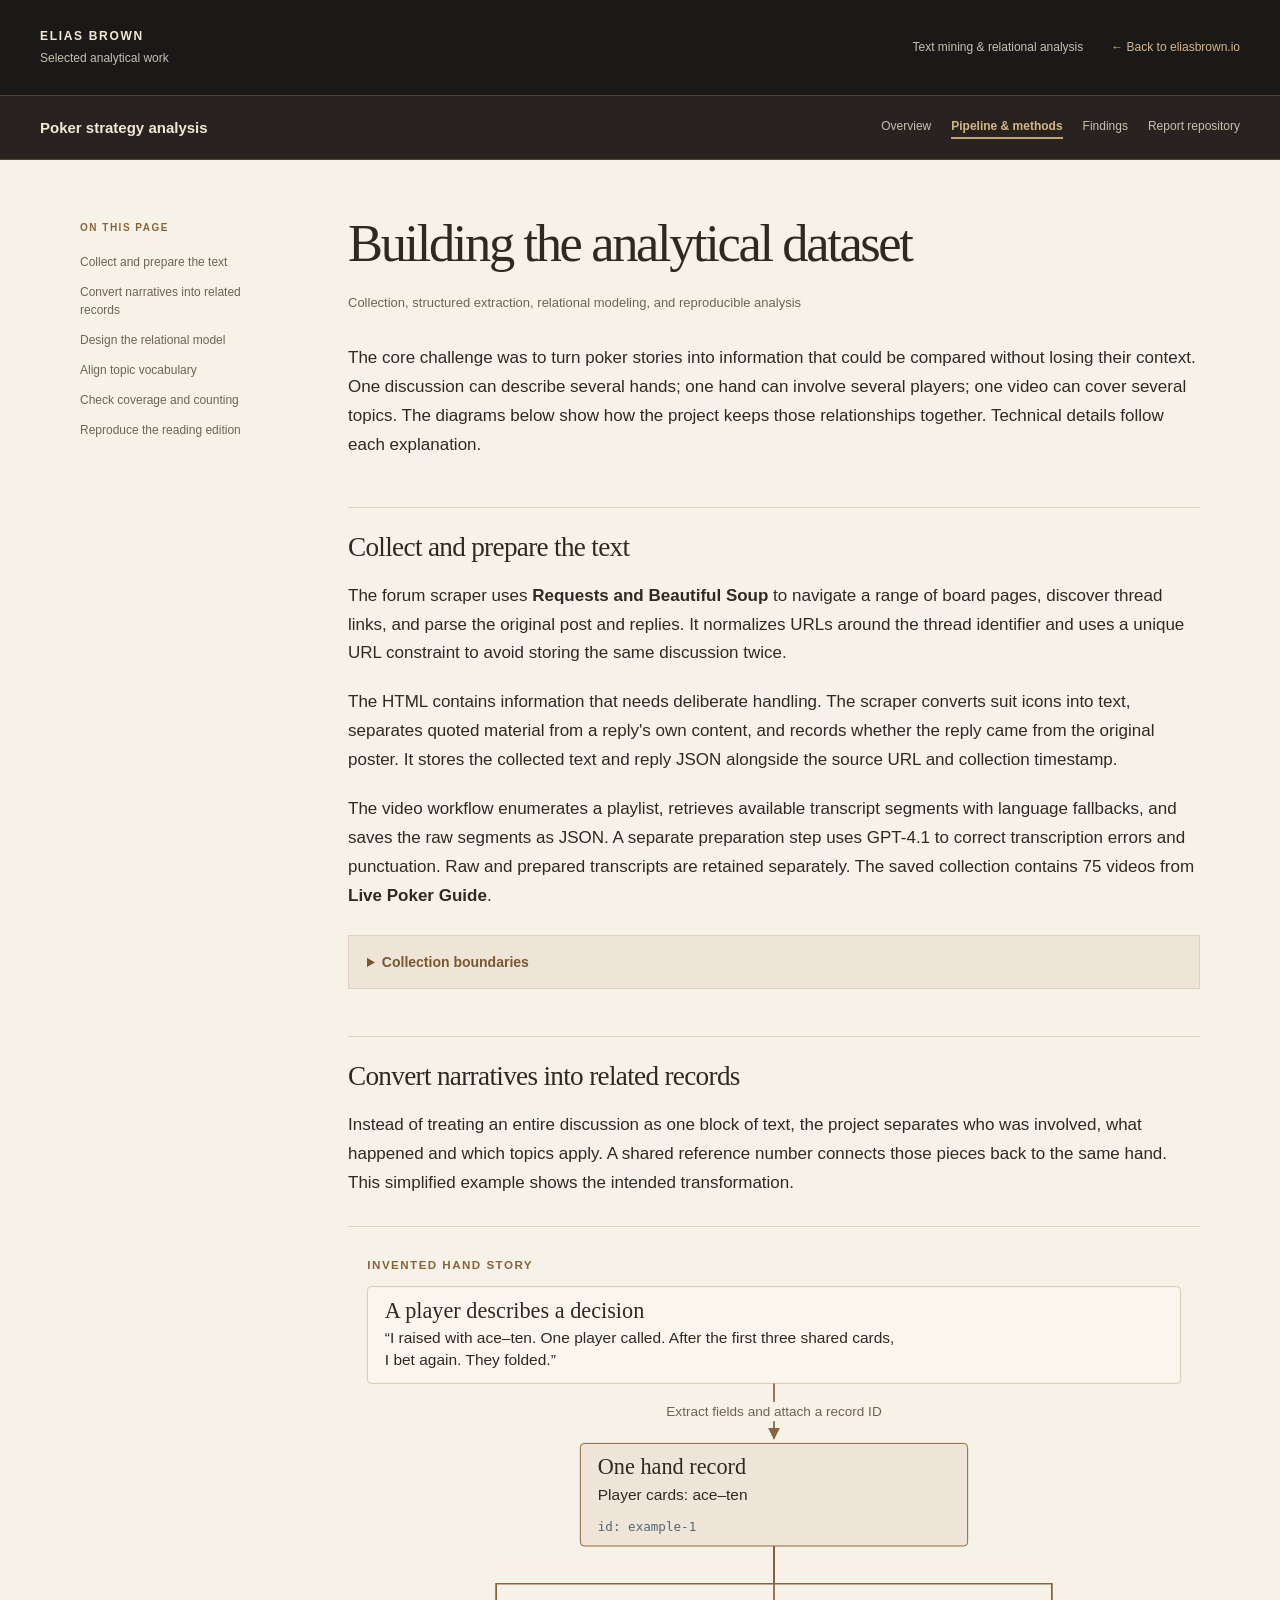
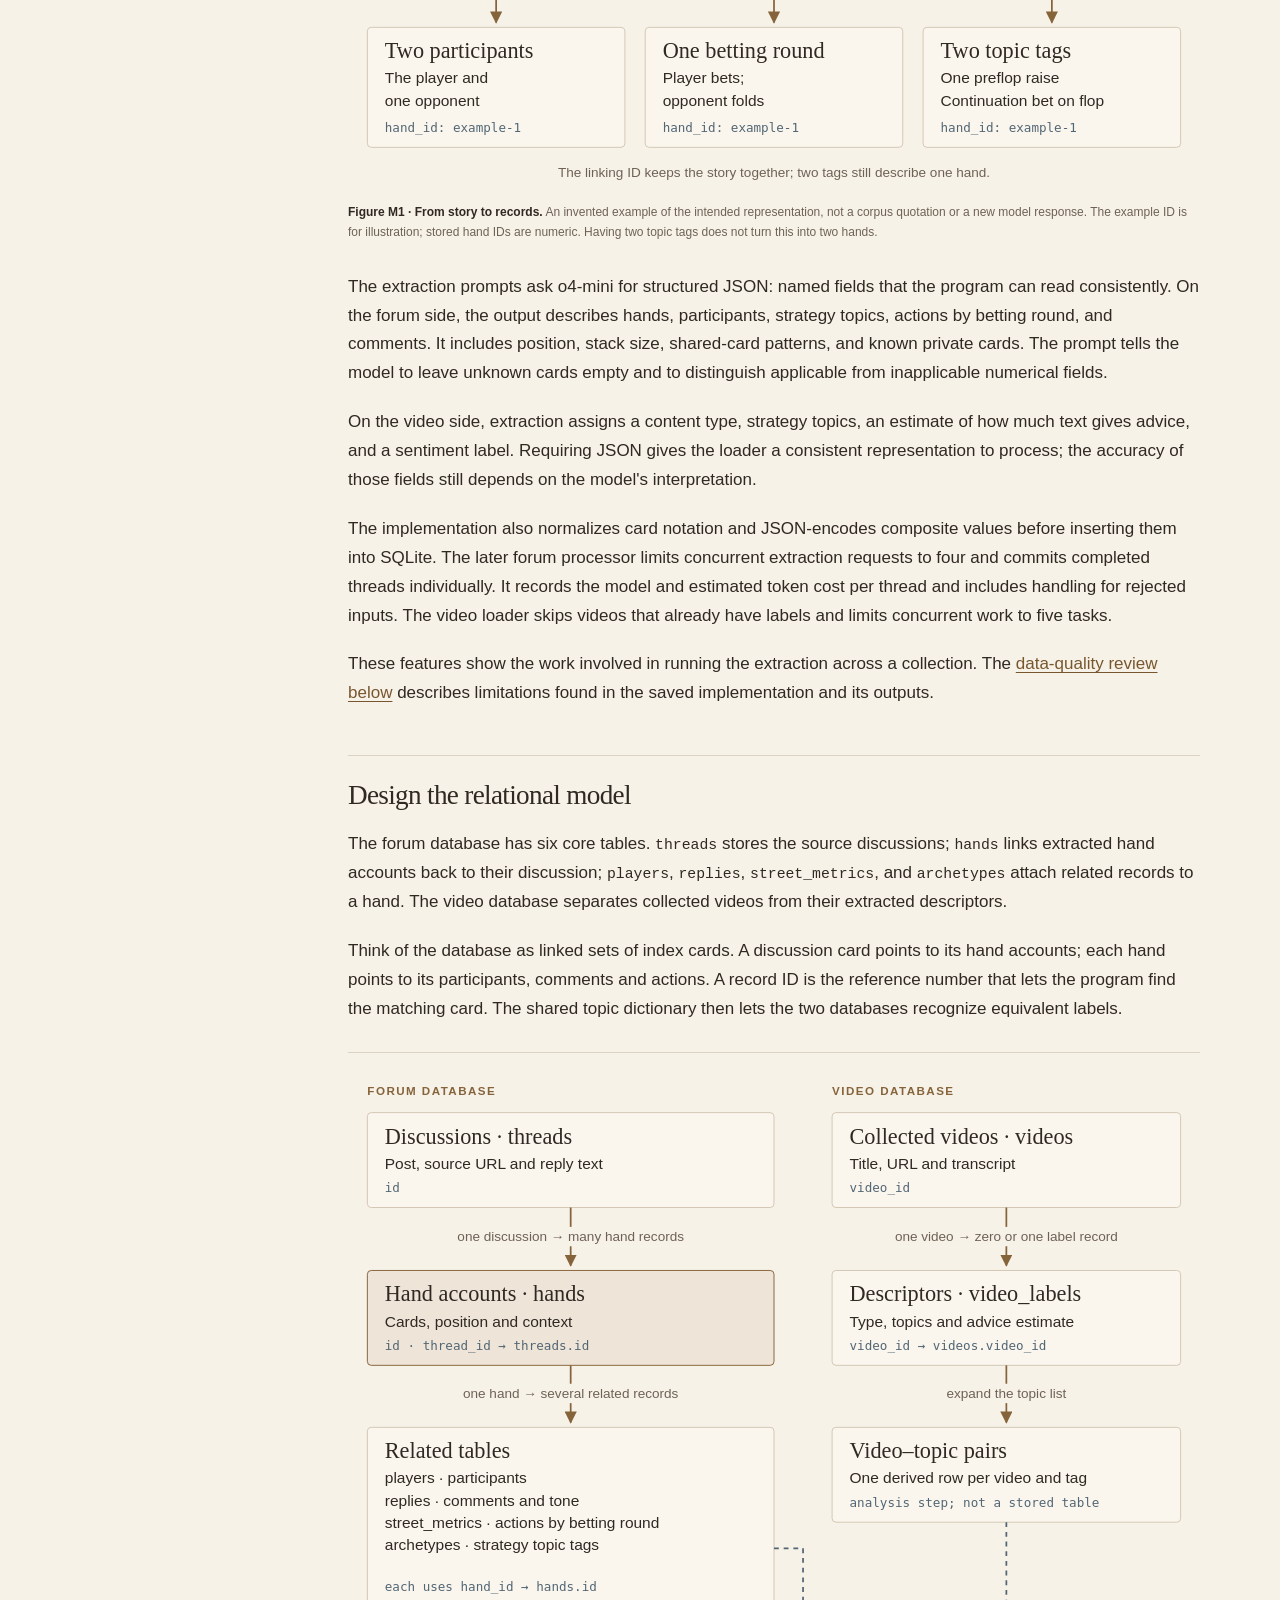
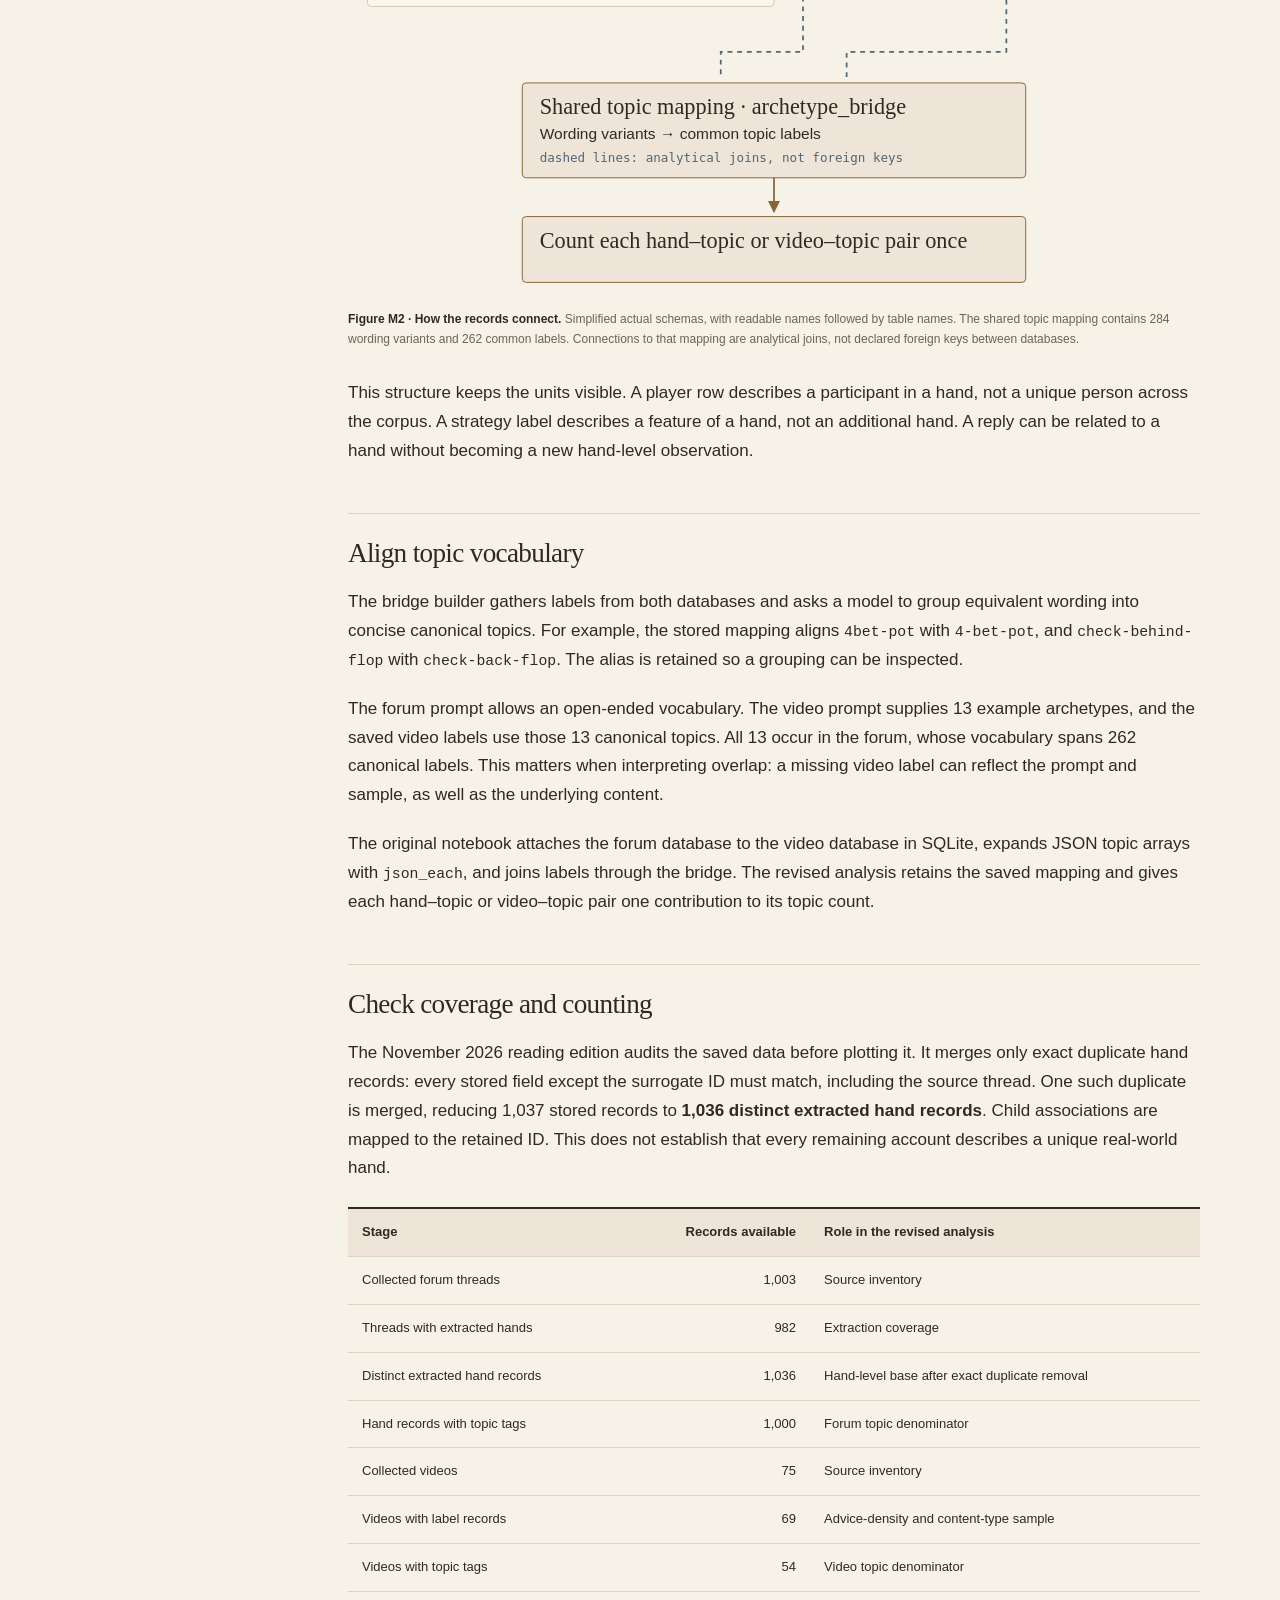
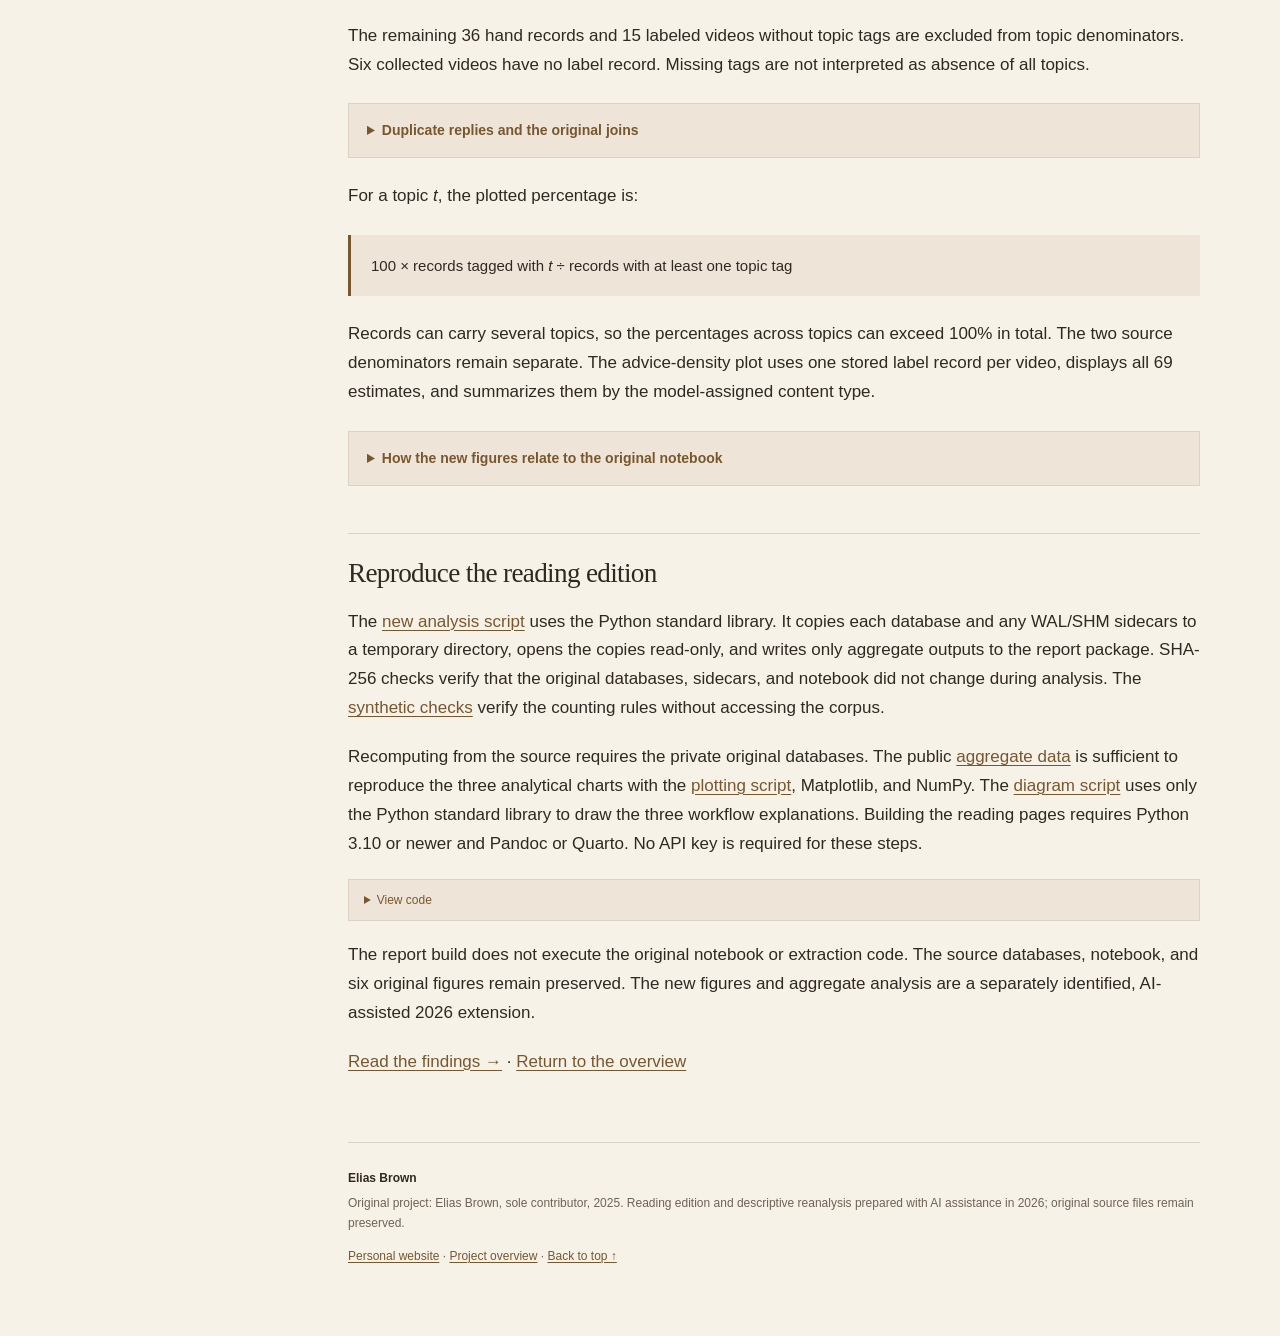
<file: docs/METHODS.html>
<!doctype html>
<html lang="en"><head><meta charset="utf-8"><meta name="viewport" content="width=device-width,initial-scale=1">
<title>Building the analytical
dataset · Elias Brown</title><meta name="description" content="An individual Python and SQLite project turns 1,003 poker discussions and 75 video transcripts into linked records, shared topics, and descriptive analysis.">
<link rel="stylesheet" href="../report.8cef03dfacab.css"></head>
<body><a class="skip" href="#main">Skip to content</a>
<header class="masthead"><a class="identity" href="https://eliasbrown.io/">ELIAS BROWN <span>Selected analytical work</span></a><div class="masthead-links"><span class="discipline">Text mining &amp; relational analysis</span><a class="home-link" href="https://eliasbrown.io/">← Back to eliasbrown.io</a></div></header>
<div class="projectbar"><a class="projectname" href="../index.html">Poker strategy analysis</a><nav class="site-nav" aria-label="Project"><a href="../index.html">Overview</a><a href="METHODS.html" aria-current="page">Pipeline &amp; methods</a><a href="FINDINGS.html">Findings</a><a href="https://github.com/eliasbrown99/poker-text-analysis">Report repository</a></nav></div>
<script>
(() => {
  const bar = document.querySelector('.projectbar');
  const updateHeaderHeight = () => document.documentElement.style.setProperty(
    '--projectbar-height', bar.getBoundingClientRect().height + 'px'
  );
  updateHeaderHeight();
  if ('ResizeObserver' in window) new ResizeObserver(updateHeaderHeight).observe(bar);
  else window.addEventListener('resize', updateHeaderHeight);
})();
</script>
<div class="layout"><aside class="contents"><p class="eyebrow">ON THIS PAGE</p><nav aria-label="Sections"><a href="#collect-and-prepare-the-text">Collect and prepare the text</a><a href="#convert-narratives-into-related-records">Convert narratives into
related records</a><a href="#design-the-relational-model">Design the relational model</a><a href="#align-topic-vocabulary">Align topic vocabulary</a><a href="#check-coverage-and-counting">Check coverage and counting</a><a href="#reproduce-the-reading-edition">Reproduce the reading
edition</a></nav></aside>
<main id="main"><article><h1 id="building-the-analytical-dataset">Building the analytical
dataset</h1>
<p><strong>Collection, structured extraction, relational modeling, and
reproducible analysis</strong></p>
<p>The core challenge was to turn poker stories into information that
could be compared without losing their context. One discussion can
describe several hands; one hand can involve several players; one video
can cover several topics. The diagrams below show how the project keeps
those relationships together. Technical details follow each
explanation.</p>
<h2 id="collect-and-prepare-the-text">Collect and prepare the text</h2>
<p>The forum scraper uses <strong>Requests and Beautiful Soup</strong>
to navigate a range of board pages, discover thread links, and parse the
original post and replies. It normalizes URLs around the thread
identifier and uses a unique URL constraint to avoid storing the same
discussion twice.</p>
<p>The HTML contains information that needs deliberate handling. The
scraper converts suit icons into text, separates quoted material from a
reply's own content, and records whether the reply came from the
original poster. It stores the collected text and reply JSON alongside
the source URL and collection timestamp.</p>
<p>The video workflow enumerates a playlist, retrieves available
transcript segments with language fallbacks, and saves the raw segments
as JSON. A separate preparation step uses GPT-4.1 to correct
transcription errors and punctuation. Raw and prepared transcripts are
retained separately. The saved collection contains 75 videos from
<strong>Live Poker Guide</strong>.</p>
<details class="method-note"><summary>Collection boundaries</summary><p>The forum scraper follows board pagination; the reviewed implementation does not follow pagination within an individual discussion. The saved corpus is therefore a collection of captured discussions, not a verified census of every reply. Transcript preparation permits filling apparent gaps, so prepared text is a model transformation of the raw transcript. The later video-labeling step uses at most the first 32,000 characters; three stored transcripts exceed that length.</p></details>

<h2 id="convert-narratives-into-related-records">Convert narratives into
related records</h2>
<p>Instead of treating an entire discussion as one block of text, the
project separates who was involved, what happened and which topics
apply. A shared reference number connects those pieces back to the same
hand. This simplified example shows the intended transformation.</p>
<figure class="analysis-figure diagram-figure"><img class="chart-wide" src="../_source/figures/story-to-records.svg" alt="An invented poker story becomes one hand record, linked by an ID to two participants, a betting-round record, and two topic tags. Several related records still describe just one hand."><img class="chart-mobile" src="../_source/figures/story-to-records-mobile.svg" alt="An invented account of raising with ace–ten, betting again, and seeing an opponent fold is separated into a hand, participants, actions, and topic tags. A shared hand ID keeps the pieces connected."><figcaption><strong>Figure M1 · From story to records.</strong> An invented example of the intended representation, not a corpus quotation or a new model response. The example ID is for illustration; stored hand IDs are numeric. Having two topic tags does not turn this into two hands.</figcaption></figure>

<p>The extraction prompts ask o4-mini for structured JSON: named fields
that the program can read consistently. On the forum side, the output
describes hands, participants, strategy topics, actions by betting
round, and comments. It includes position, stack size, shared-card
patterns, and known private cards. The prompt tells the model to leave
unknown cards empty and to distinguish applicable from inapplicable
numerical fields.</p>
<p>On the video side, extraction assigns a content type, strategy
topics, an estimate of how much text gives advice, and a sentiment
label. Requiring JSON gives the loader a consistent representation to
process; the accuracy of those fields still depends on the model's
interpretation.</p>
<p>The implementation also normalizes card notation and JSON-encodes
composite values before inserting them into SQLite. The later forum
processor limits concurrent extraction requests to four and commits
completed threads individually. It records the model and estimated token
cost per thread and includes handling for rejected inputs. The video
loader skips videos that already have labels and limits concurrent work
to five tasks.</p>
<p>These features show the work involved in running the extraction
across a collection. The <a
href="#check-coverage-and-counting">data-quality review below</a>
describes limitations found in the saved implementation and its
outputs.</p>
<h2 id="design-the-relational-model">Design the relational model</h2>
<p>The forum database has six core tables. <code>threads</code> stores
the source discussions; <code>hands</code> links extracted hand accounts
back to their discussion; <code>players</code>, <code>replies</code>,
<code>street_metrics</code>, and <code>archetypes</code> attach related
records to a hand. The video database separates collected videos from
their extracted descriptors.</p>
<p>Think of the database as linked sets of index cards. A discussion
card points to its hand accounts; each hand points to its participants,
comments and actions. A record ID is the reference number that lets the
program find the matching card. The shared topic dictionary then lets
the two databases recognize equivalent labels.</p>
<figure class="analysis-figure diagram-figure"><img class="chart-wide" src="../_source/figures/database-architecture.svg" alt="Database architecture: discussions link to hands, and hands link to players, replies, betting-round actions and topic tags. Videos link to at most one descriptor row. Hand tags and expanded video tags connect through a shared topic mapping to distinct topic counts."><img class="chart-mobile" src="../_source/figures/database-architecture-mobile.svg" alt="The forum database connects threads to hands and four related tables using record IDs. The video database connects videos to descriptors. Topic tags from both sources feed a shared dictionary and comparable counts."><figcaption><strong>Figure M2 · How the records connect.</strong> Simplified actual schemas, with readable names followed by table names. The shared topic mapping contains 284 wording variants and 262 common labels. Connections to that mapping are analytical joins, not declared foreign keys between databases.</figcaption></figure>

<p>This structure keeps the units visible. A player row describes a
participant in a hand, not a unique person across the corpus. A strategy
label describes a feature of a hand, not an additional hand. A reply can
be related to a hand without becoming a new hand-level observation.</p>
<h2 id="align-topic-vocabulary">Align topic vocabulary</h2>
<p>The bridge builder gathers labels from both databases and asks a
model to group equivalent wording into concise canonical topics. For
example, the stored mapping aligns <code>4bet-pot</code> with
<code>4-bet-pot</code>, and <code>check-behind-flop</code> with
<code>check-back-flop</code>. The alias is retained so a grouping can be
inspected.</p>
<p>The forum prompt allows an open-ended vocabulary. The video prompt
supplies 13 example archetypes, and the saved video labels use those 13
canonical topics. All 13 occur in the forum, whose vocabulary spans 262
canonical labels. This matters when interpreting overlap: a missing
video label can reflect the prompt and sample, as well as the underlying
content.</p>
<p>The original notebook attaches the forum database to the video
database in SQLite, expands JSON topic arrays with
<code>json_each</code>, and joins labels through the bridge. The revised
analysis retains the saved mapping and gives each hand–topic or
video–topic pair one contribution to its topic count.</p>
<h2 id="check-coverage-and-counting">Check coverage and counting</h2>
<p>The November 2026 reading edition audits the saved data before
plotting it. It merges only exact duplicate hand records: every stored
field except the surrogate ID must match, including the source thread.
One such duplicate is merged, reducing 1,037 stored records to
<strong>1,036 distinct extracted hand records</strong>. Child
associations are mapped to the retained ID. This does not establish that
every remaining account describes a unique real-world hand.</p>
<div class="table-wrap" role="region" aria-label="Data table" tabindex="0"><table>
<thead>
<tr>
<th>Stage</th>
<th style="text-align: right;">Records available</th>
<th>Role in the revised analysis</th>
</tr>
</thead>
<tbody>
<tr>
<td>Collected forum threads</td>
<td style="text-align: right;">1,003</td>
<td>Source inventory</td>
</tr>
<tr>
<td>Threads with extracted hands</td>
<td style="text-align: right;">982</td>
<td>Extraction coverage</td>
</tr>
<tr>
<td>Distinct extracted hand records</td>
<td style="text-align: right;">1,036</td>
<td>Hand-level base after exact duplicate removal</td>
</tr>
<tr>
<td>Hand records with topic tags</td>
<td style="text-align: right;">1,000</td>
<td>Forum topic denominator</td>
</tr>
<tr>
<td>Collected videos</td>
<td style="text-align: right;">75</td>
<td>Source inventory</td>
</tr>
<tr>
<td>Videos with label records</td>
<td style="text-align: right;">69</td>
<td>Advice-density and content-type sample</td>
</tr>
<tr>
<td>Videos with topic tags</td>
<td style="text-align: right;">54</td>
<td>Video topic denominator</td>
</tr>
</tbody>
</table></div>
<p>The remaining 36 hand records and 15 labeled videos without topic
tags are excluded from topic denominators. Six collected videos have no
label record. Missing tags are not interpreted as absence of all
topics.</p>
<details class="method-note"><summary>Duplicate replies and the original joins</summary><p>The saved replies table contains 13,877 rows but 4,280 distinct combinations of hand, author, text, original-poster flag, and sentiment. The street table contains 8,172 rows but 3,460 distinct full tuples. These are duplication diagnostics, not reconstructed counts of real-world events.</p><p>The later forum loader inserts replies within its betting-round loop. It also inserts topics and betting-round records after the hand loop, using the final hand ID. A synthetic in-memory check reproduced repeated replies and missing child records for earlier hands in a multi-hand input. Historical runs may have used different versions; the audit does not attribute every stored duplicate to a single cause.</p><p>The original notebook's hand/topic/reply helper yields 75,163 rows. The corrected topic analysis avoids that join entirely. It counts 5,063 distinct hand–topic pairs and 230 distinct video–topic pairs. No reply count can increase a hand's weight within a topic. The original loader and data have not been repaired or rerun.</p></details>

<p>For a topic <em>t</em>, the plotted percentage is:</p>
<div class="formula">100 × records tagged with <em>t</em> ÷ records with at least one topic tag</div>

<p>Records can carry several topics, so the percentages across topics
can exceed 100% in total. The two source denominators remain separate.
The advice-density plot uses one stored label record per video, displays
all 69 estimates, and summarizes them by the model-assigned content
type.</p>
<details class="method-note"><summary>How the new figures relate to the original notebook</summary><div class="table-wrap" role="region" aria-label="Data table" tabindex="0"><table><thead><tr><th>Original exploration</th><th>Reading-edition treatment</th></tr></thead><tbody><tr><td>Frequency gap</td><td>Replaced with within-source topic percentages using distinct hand/video pairs. No “underserved demand” interpretation.</td></tr><tr><td>Tone alignment</td><td>The original query chooses one matching video per topic. That output is retained in the original notebook but is not presented as a creator-wide average.</td></tr><tr><td>Advice density versus uptake</td><td>Reframed as a distribution of saved advice estimates by video type. No viewing or adoption data were collected.</td></tr><tr><td>Mistake rates and Sankey flows</td><td>Retained as original explorations. Nonempty mistake text is not a verified error, and the Sankey counts hand–topic rows rather than independent hands.</td></tr><tr><td>UTG card heatmap</td><td>Retained in the original files. The query filters position rather than identifying a complete set of opening decisions, so it does not support a population opening-range estimate.</td></tr></tbody></table></div></details>

<h2 id="reproduce-the-reading-edition">Reproduce the reading
edition</h2>
<p>The <a href="../_source/scripts/analyze_saved_data.py">new analysis
script</a> uses the Python standard library. It copies each database and
any WAL/SHM sidecars to a temporary directory, opens the copies
read-only, and writes only aggregate outputs to the report package.
SHA-256 checks verify that the original databases, sidecars, and
notebook did not change during analysis. The <a
href="../_source/scripts/test_analysis.py">synthetic checks</a> verify the
counting rules without accessing the corpus.</p>
<p>Recomputing from the source requires the private original databases.
The public <a href="../_source/data/index.html">aggregate data</a> is sufficient to
reproduce the three analytical charts with the <a
href="../_source/scripts/plot_report.py">plotting script</a>, Matplotlib, and
NumPy. The <a href="../_source/scripts/draw_diagrams.py">diagram script</a> uses
only the Python standard library to draw the three workflow
explanations. Building the reading pages requires Python 3.10 or newer
and Pandoc or Quarto. No API key is required for these steps.</p>
<details class="code"><summary>View code</summary><div class="sourceCode" id="cb1"><pre class="sourceCode sh"><code class="sourceCode bash"><span id="cb1-1"><a href="#cb1-1" aria-hidden="true" tabindex="-1"></a><span class="co"># Optional: recompute aggregates if you have the original project locally.</span></span>
<span id="cb1-2"><a href="#cb1-2" aria-hidden="true" tabindex="-1"></a><span class="ex">python3</span> scripts/analyze_saved_data.py <span class="at">--source-root</span> /path/to/304-Final</span>
<span id="cb1-3"><a href="#cb1-3" aria-hidden="true" tabindex="-1"></a></span>
<span id="cb1-4"><a href="#cb1-4" aria-hidden="true" tabindex="-1"></a><span class="co"># Verify counting rules, redraw figures, and build the reading site.</span></span>
<span id="cb1-5"><a href="#cb1-5" aria-hidden="true" tabindex="-1"></a><span class="ex">python3</span> scripts/test_analysis.py</span>
<span id="cb1-6"><a href="#cb1-6" aria-hidden="true" tabindex="-1"></a><span class="ex">python3</span> scripts/plot_report.py</span>
<span id="cb1-7"><a href="#cb1-7" aria-hidden="true" tabindex="-1"></a><span class="ex">python3</span> scripts/draw_diagrams.py</span>
<span id="cb1-8"><a href="#cb1-8" aria-hidden="true" tabindex="-1"></a><span class="ex">python3</span> scripts/check_site_files.py</span>
<span id="cb1-9"><a href="#cb1-9" aria-hidden="true" tabindex="-1"></a><span class="ex">python3</span> scripts/build_portfolio_site.py</span></code></pre></div></details>
<p>The report build does not execute the original notebook or extraction
code. The source databases, notebook, and six original figures remain
preserved. The new figures and aggregate analysis are a separately
identified, AI-assisted 2026 extension.</p>
<p><a href="FINDINGS.html">Read the findings →</a> · <a
href="../index.html">Return to the overview</a></p>
</article><footer><strong>Elias Brown</strong><p>Original project: Elias Brown, sole contributor, 2025. Reading edition and descriptive reanalysis prepared with AI assistance in 2026; original source files remain preserved.</p><a href="https://eliasbrown.io/">Personal website</a> · <a href="../index.html">Project overview</a> · <a href="#main">Back to top ↑</a></footer></main></div></body></html>
</file>
<file: report.8cef03dfacab.css>
:root{--ink:#302923;--muted:#6e6255;--line:#dcd2c3;--paper:#f7f2e8;--wash:#eee5d8;--accent:#78572f;--warm:#86643b}*{box-sizing:border-box}html{scroll-behavior:smooth;scroll-padding-top:1.5rem}body{margin:0;background:var(--paper);color:var(--ink);font-family:-apple-system,BlinkMacSystemFont,"Segoe UI",sans-serif;font-size:17px;line-height:1.7}a{color:var(--accent);text-decoration-thickness:1px;text-underline-offset:.2em}a:hover{color:#4d3621}a:focus-visible,summary:focus-visible,[tabindex]:focus-visible{outline:3px solid #c88946;outline-offset:4px}.skip{position:absolute;top:-80px;left:1rem;padding:.6rem;background:white;z-index:10}.skip:focus{top:1rem}.masthead{max-width:1280px;margin:auto;display:flex;justify-content:space-between;align-items:center;padding:24px 40px;border-bottom:1px solid var(--line);gap:20px}.identity{color:var(--ink);font-size:12px;font-weight:750;letter-spacing:.14em;text-decoration:none}.identity span{font-size:12px;font-weight:400;letter-spacing:0;color:var(--muted);display:block;margin-top:2px}.discipline{color:var(--muted);font-size:12px}.projectbar{max-width:1280px;padding:19px 40px;margin:auto;display:flex;justify-content:space-between;gap:20px;align-items:center;border-bottom:1px solid var(--line)}.projectname{font-size:15px;font-weight:650;color:var(--ink);text-decoration:none}.site-nav{display:flex;gap:20px;flex-wrap:wrap;font-size:12px}.site-nav a{color:var(--muted);text-decoration:none;white-space:nowrap}.site-nav a[aria-current]{color:var(--accent);font-weight:700;border-bottom:2px solid var(--accent)}.layout{max-width:1200px;margin:0 auto;display:grid;grid-template-columns:210px minmax(0,1fr);gap:58px;padding:55px 40px 70px}.contents{position:sticky;top:30px;align-self:start;max-height:90vh;overflow:auto;padding-right:10px}.eyebrow{font-size:10px;font-weight:700;color:var(--warm);letter-spacing:.15em;margin:4px 0 17px}.contents nav{display:grid;gap:12px}.contents a{font-size:12px;line-height:1.5;text-decoration:none;color:var(--muted)}.contents a:hover{color:var(--accent)}main{min-width:0}article>h1:first-child{font-family:Georgia,"Times New Roman",serif;font-size:clamp(2.25rem,4.1vw,3.6rem);font-weight:400;letter-spacing:-.045em;line-height:1.08;margin:0 0 20px;max-width:850px}article>h1:first-child+p{font-size:13px;color:var(--muted);margin-bottom:30px}article>h1:first-child+p strong{font-weight:500}h2{font-family:Georgia,"Times New Roman",serif;font-weight:400;font-size:1.7rem;letter-spacing:-.025em;line-height:1.25;margin:47px 0 18px;padding-top:22px;border-top:1px solid var(--line)}h3{font-size:1.05rem;line-height:1.4;margin:30px 0 12px}p{margin:0 0 20px}strong{font-weight:650}li{margin:8px 0}ul,ol{padding-left:23px}img{display:block;max-width:100%;height:auto;margin:28px auto;border:1px solid var(--line)}figure{margin:28px 0}figcaption{font-size:12px;color:var(--muted)}.table-wrap{max-width:100%;overflow-x:auto;margin:24px 0 30px;border-top:2px solid var(--ink);border-bottom:1px solid var(--line)}table{width:100%;border-collapse:collapse;font-size:13px;line-height:1.6}th{text-align:left;background:var(--wash);font-weight:650}th,td{padding:13px 14px;vertical-align:top;border-bottom:1px solid var(--line)}tbody tr:last-child td{border-bottom:none}blockquote,.markdown-alert{margin:25px 0;padding:20px 25px;border-left:3px solid var(--accent);background:var(--wash)}blockquote p:last-child,.markdown-alert p:last-child{margin-bottom:0}blockquote h3{margin-top:0}.markdown-alert-title{font-size:12px;font-weight:700;letter-spacing:.04em;color:var(--accent)}pre{padding:20px;background:#eee5d8;border:1px solid var(--line);overflow:auto;font-size:12px;line-height:1.65}code{font-family:ui-monospace,SFMono-Regular,Consolas,monospace;font-size:.87em;overflow-wrap:anywhere}pre code{font-size:inherit;overflow-wrap:normal}.code{border:1px solid var(--line);margin:20px 0}.code summary{padding:10px 15px;cursor:pointer;color:var(--accent);font-size:12px;background:var(--wash)}.code pre{margin:0;border:0}math{font-size:.98em;max-width:100%;overflow:auto}.math.display{display:block;overflow-x:auto;padding:14px 0}footer{border-top:1px solid var(--line);margin-top:65px;padding-top:25px;color:var(--muted);font-size:12px}footer strong{color:var(--ink)}footer p{margin:5px 0 12px}.file-list{list-style:none;padding:0}.file-list li{border-bottom:1px solid var(--line);padding:8px 0;overflow-wrap:anywhere}@media(max-width:900px){.projectbar{display:block}.site-nav{margin-top:14px;gap:16px}.layout{grid-template-columns:160px minmax(0,1fr);gap:30px;padding:40px 28px}.masthead,.projectbar{padding-left:28px;padding-right:28px}}@media(max-width:650px){body{font-size:16px;line-height:1.7}.masthead{padding:18px 22px}.discipline{display:none}.projectbar{padding:15px 22px}.site-nav{gap:10px 18px}.layout{display:block;padding:31px 22px 50px}.contents{position:static;max-height:none;margin:0 0 30px;padding-bottom:20px;border-bottom:1px solid var(--line)}.contents nav{display:flex;flex-wrap:wrap;gap:9px 17px}.contents a{font-size:11px}.eyebrow{margin:0 0 10px}.contents nav a:nth-child(n+6){display:none}article>h1:first-child{font-size:2.6rem}h2{font-size:1.55rem;margin-top:35px}th,td{padding:10px;min-width:120px}blockquote,.markdown-alert{padding:15px 17px}pre{padding:14px}}@media print{body{font-size:11pt}.masthead,.projectbar,.contents,.skip{display:none}.layout{display:block;padding:0}article>h1:first-child{font-size:28pt}h2{break-after:avoid}img,table{break-inside:avoid}.table-wrap{overflow:visible}.code{display:none}a{color:inherit}footer{margin-top:25px}}

/* Shared portfolio identity; paper-colored content keeps long reports readable. */
.masthead{max-width:none;padding:26px max(40px,calc((100vw - 1200px)/2));background:#1b1918;border-bottom:1px solid #514438;color:#f1e8d7}
.masthead .identity{color:#f1e8d7}.masthead .identity span,.masthead .discipline{color:#c8bfb0}
.masthead-links{display:flex;align-items:center;gap:28px;flex-wrap:wrap;justify-content:flex-end}
.masthead .home-link{font-size:12px;color:#d3b784;text-decoration:none;white-space:nowrap}
.masthead a:hover{color:#e0c495}.projectbar{max-width:none;padding:19px max(40px,calc((100vw - 1200px)/2));background:#282320;border-bottom:1px solid #514438}
.projectname{color:#f1e8d7}.projectbar a:hover{color:#e0c495}.site-nav a{color:#c8bfb0}.site-nav a[aria-current]{color:#d3b784;border-color:#c2a373}
img{background:#fff}.skip{background:#f7f2e8}.masthead a:focus-visible,.projectbar a:focus-visible{outline-color:#e0c495}
@media(max-width:900px){.masthead,.projectbar{padding-left:28px;padding-right:28px}.masthead-links{gap:10px}.masthead .discipline{display:none}}
@media(max-width:650px){.masthead{padding:20px 22px;gap:15px}.projectbar{padding:17px 22px}.masthead .home-link{font-size:11px}.identity{letter-spacing:.1em}.identity span{font-size:11px}}
@media(prefers-reduced-motion:reduce){html{scroll-behavior:auto}}
@media print{body{background:white;color:black}.masthead,.projectbar{display:none}}

/* Keep project navigation available and offset section targets by its actual height. */
:root{--projectbar-height:4.5rem}
html{scroll-padding-top:calc(var(--projectbar-height) + 1.5rem)}
.projectbar{position:sticky;top:0;z-index:20}
.skip{z-index:30}
@media(min-width:651px){
  .contents{
    top:calc(var(--projectbar-height) + 30px);
    max-height:calc(100vh - var(--projectbar-height) - 60px);
    max-height:calc(100dvh - var(--projectbar-height) - 60px);
  }
}
@media(max-width:900px){:root{--projectbar-height:10rem}}
@media print{html{scroll-padding-top:0}}

/* Reading-page diagrams: text stays readable when the layout narrows. */
.process-flow{list-style:none;display:grid;grid-template-columns:repeat(2,minmax(0,1fr));gap:12px;padding:0;margin:0 0 12px}
.process-flow li{border:1px solid var(--line);background:var(--wash);padding:18px;margin:0;display:flex;flex-direction:column;gap:6px;font-size:14px;line-height:1.55}
.step-label{font-size:11px;font-weight:700;letter-spacing:.1em;color:var(--warm)}
.process-flow strong{font-size:17px}.workflow figcaption{font-size:12px;line-height:1.6}
.grain-example{display:grid;grid-template-columns:1fr auto 1fr auto 1fr auto 1fr;gap:12px;align-items:center;background:var(--wash);padding:20px;margin-bottom:12px}
.grain-example div{display:flex;flex-direction:column;text-align:center;padding:10px;font-size:13px}.grain-example strong{font-size:23px;font-family:Georgia,serif;font-weight:400}.math-symbol{text-align:center;color:var(--warm);font-size:24px}
.draft-badge{font-size:10px;letter-spacing:.08em;text-transform:uppercase;border:1px solid #8d7553;padding:4px 7px;color:#d3b784;white-space:nowrap}
@media(max-width:650px){.process-flow{grid-template-columns:1fr}.process-flow li{padding:15px}.grain-example{display:flex;flex-direction:column;gap:0}.grain-example div{padding:5px}.math-symbol{line-height:1.1}.draft-badge{font-size:9px}.masthead-links{gap:6px}}
@media print{.process-flow,.grain-example{break-inside:avoid}.draft-badge{display:none}}

@media(min-width:651px) and (max-width:1100px){.grain-example{display:flex;flex-direction:column;gap:0}.grain-example div{padding:5px}.math-symbol{line-height:1.1}}

/* Poker reading edition: evidence, schema and responsive scientific figures. */
.preview-note{max-width:1200px;margin:0 auto;padding:13px 40px 0;color:var(--muted);font-size:11px;letter-spacing:.04em}
.stat-grid{display:grid;grid-template-columns:repeat(4,minmax(0,1fr));gap:14px;margin:30px 0 15px;padding:24px 0;border-top:1px solid var(--line);border-bottom:1px solid var(--line)}
.stat-grid>div{display:flex;flex-direction:column;gap:8px}.stat-grid strong{font-family:Georgia,serif;font-size:38px;font-weight:400;color:var(--accent);line-height:1}.stat-grid span{font-size:12px;line-height:1.55;color:var(--muted)}
.fine-print{font-size:12px;line-height:1.65;color:var(--muted)}
.schema-grid{display:grid;grid-template-columns:1fr 1fr;gap:24px}.entity{background:var(--wash);border:1px solid var(--line);padding:15px;display:flex;flex-direction:column;gap:5px;min-width:0}.entity strong{font-size:14px;overflow-wrap:anywhere}.entity span{font-size:12px;line-height:1.6}.child-grid{display:grid;grid-template-columns:1fr 1fr;gap:8px}.child-grid .entity{padding:12px}.relationship{font-size:11px;color:var(--muted);line-height:1.5;text-align:center;padding:15px 2px}.bridge{margin:20px 0 14px;border-top:2px solid var(--accent)}
.example-panel{margin:28px 0;padding:24px;border:1px solid var(--line);background:var(--wash)}.example-grid{display:grid;grid-template-columns:repeat(2,minmax(0,1fr));gap:20px;margin:24px 0}.example-grid>div{display:flex;flex-direction:column;gap:7px;min-width:0}.example-grid strong{font-size:14px}.example-grid span{font-size:13px;line-height:1.65}.example-panel p:last-child{margin:0}
.method-note{border:1px solid var(--line);margin:24px 0;font-size:14px;line-height:1.75}.method-note summary{cursor:pointer;padding:14px 18px;color:var(--accent);font-size:14px;background:var(--wash);font-weight:600}.method-note>p{padding:0 18px}.method-note>p:first-of-type{margin-top:18px}.method-note>.table-wrap{margin:16px}.method-note summary:hover{color:var(--ink)}
.formula{padding:18px 20px;border-left:3px solid var(--accent);background:var(--wash);font-size:15px;margin:24px 0;line-height:1.7}
.analysis-figure{margin:28px 0 30px}.analysis-figure img{width:100%;background:var(--paper);border:0;margin:0 0 15px}.analysis-figure .chart-mobile{display:none}.analysis-figure figcaption{line-height:1.7;font-size:12px}.analysis-figure figcaption strong{color:var(--ink)}
@media(max-width:1100px){.stat-grid{grid-template-columns:repeat(2,minmax(0,1fr));row-gap:24px}.analysis-figure .chart-wide{display:none}.analysis-figure .chart-mobile{display:block}.schema-grid{grid-template-columns:1fr}.preview-note{padding-left:28px;padding-right:28px}}
@media(max-width:650px){.preview-note{padding:12px 22px 0;font-size:10px}.stat-grid strong{font-size:35px}.stat-grid{gap:22px 15px}.example-panel{padding:18px}.example-grid{grid-template-columns:1fr}.entity{padding:14px}.child-grid{gap:8px}.child-grid .entity{padding:11px}.schema-grid{gap:28px}.method-note summary{padding:13px}.method-note>p{padding:0 13px}.formula{padding:15px;font-size:14px}.fine-print,.analysis-figure figcaption{font-size:12px}}
@media print{.preview-note{display:none}.analysis-figure .chart-wide{display:block}.analysis-figure .chart-mobile{display:none}.stat-grid{grid-template-columns:repeat(4,1fr)}.schema-grid{grid-template-columns:1fr 1fr}.analysis-figure{break-inside:avoid}}

/* Plain-language guidance sits next to the evidence it explains. */
.reader-note{border-left:3px solid var(--accent);background:var(--wash);padding:18px 22px;margin:28px 0;font-size:15px;line-height:1.7}
.reader-note>strong{display:block;margin-bottom:7px}.reader-note p:last-child{margin-bottom:0}
.chart-guide{font-size:15px;line-height:1.7;border-top:1px solid var(--line);padding-top:17px;color:var(--muted)}.chart-guide strong{color:var(--ink)}
.diagram-figure{padding:18px 0 0;border-top:1px solid var(--line)}
@media(max-width:650px){.reader-note{padding:16px 18px}.chart-guide{font-size:14px}}
</file>
